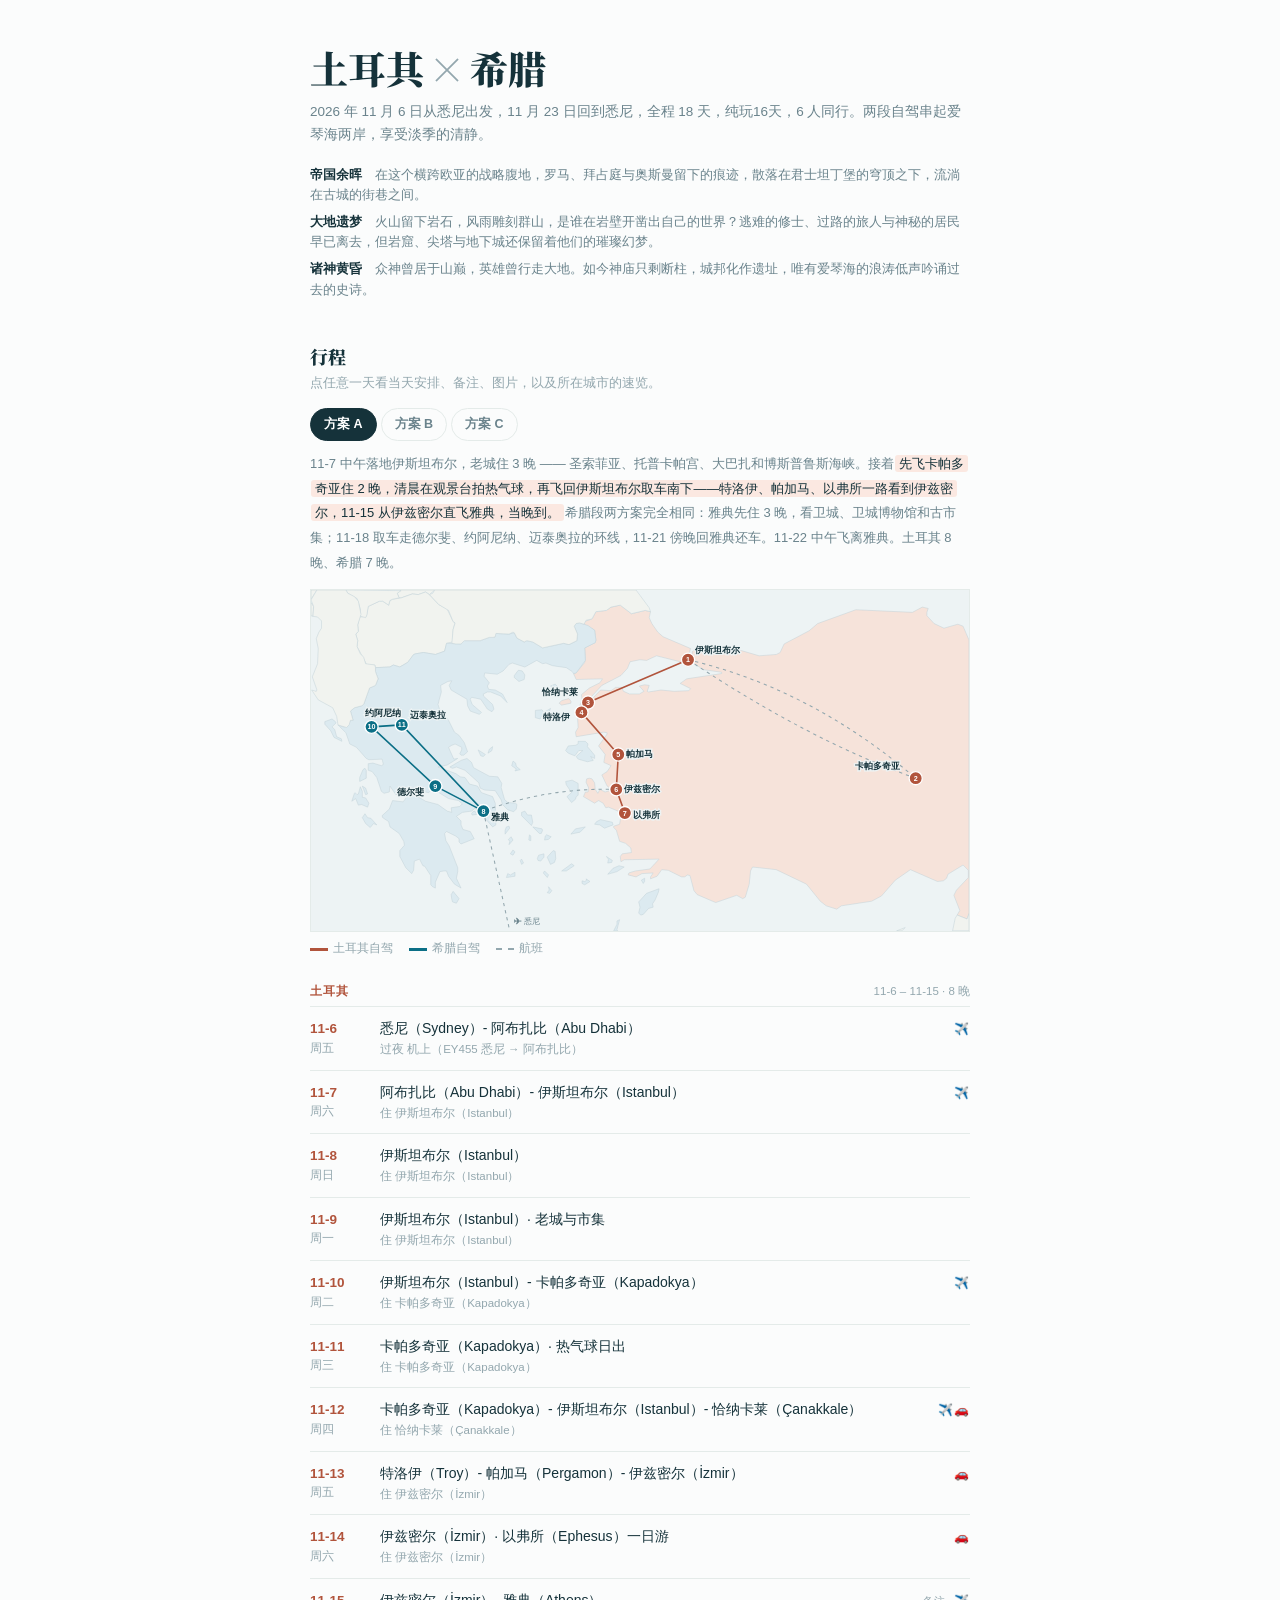
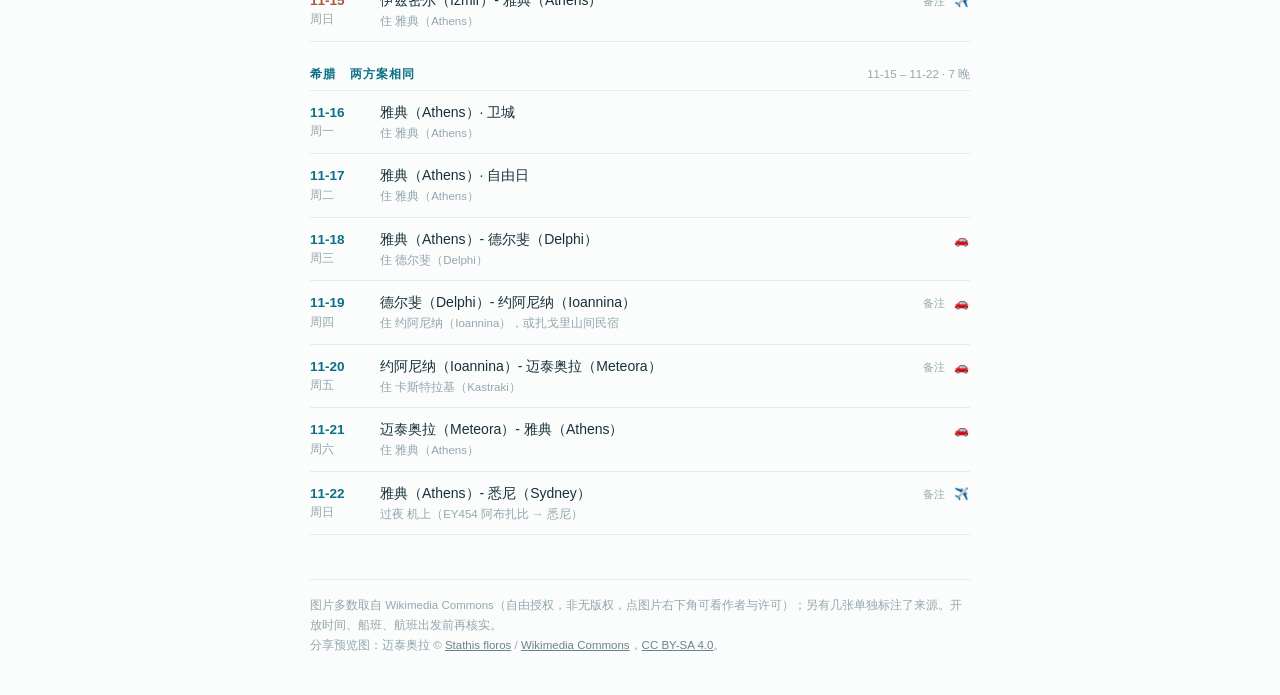
<file: index.html>
<!doctype html>
<html lang="zh-CN">

<head>
  <meta charset="utf-8">
  <meta name="viewport" content="width=device-width, initial-scale=1, viewport-fit=cover">
  <meta name="color-scheme" content="light">
  <meta name="theme-color" content="#fbfcfc">
  <title>土耳其 × 希腊 2026.11</title>
  <link rel="preconnect" href="https://fonts.googleapis.com">
  <link rel="preconnect" href="https://fonts.gstatic.com" crossorigin>
  <link href="https://fonts.googleapis.com/css2?family=Noto+Serif+SC:wght@600;900&display=swap" rel="stylesheet">
  <meta name="description" content="2026 年 11 月 6 日从悉尼出发，18 天，6 人同行。伊斯坦布尔、卡帕多奇亚、特洛伊、以弗所，接上雅典、德尔斐与迈泰奥拉的悬空修道院。两段自驾，淡季出行。">
  <meta property="og:type" content="website">
  <meta property="og:site_name" content="土耳其 × 希腊 2026.11">
  <meta property="og:title" content="土耳其 × 希腊 2026.11">
  <meta property="og:description"
    content="2026 年 11 月 6 日从悉尼出发，18 天，6 人同行。伊斯坦布尔、卡帕多奇亚、特洛伊、以弗所，接上雅典、德尔斐与迈泰奥拉的悬空修道院。两段自驾，淡季出行。">
  <meta property="og:url" content="https://doumax.github.io/turkey-greece-2026/">
  <meta property="og:image" content="https://doumax.github.io/turkey-greece-2026/images/og.jpg">
  <meta property="og:image:secure_url" content="https://doumax.github.io/turkey-greece-2026/images/og.jpg">
  <meta property="og:image:type" content="image/jpeg">
  <meta property="og:image:width" content="1200">
  <meta property="og:image:height" content="630">
  <meta property="og:image:alt" content="迈泰奥拉的砂岩巨柱与悬空修道院">
  <meta property="og:locale" content="zh_CN">
  <meta name="twitter:card" content="summary_large_image">
  <meta name="twitter:title" content="土耳其 × 希腊 2026.11">
  <meta name="twitter:description"
    content="2026 年 11 月 6 日从悉尼出发，18 天，6 人同行。伊斯坦布尔、卡帕多奇亚、特洛伊、以弗所，接上雅典、德尔斐与迈泰奥拉的悬空修道院。两段自驾，淡季出行。">
  <meta name="twitter:image" content="https://doumax.github.io/turkey-greece-2026/images/og.jpg">
  <link rel="stylesheet" href="css/minimal.css">
</head>

<body>
  <div class="wrap">
    <header class="hero">
      <h1>土耳其<span class="x">×</span>希腊</h1>
      <p class="lede">2026 年 11 月 6 日从悉尼出发，11 月 23 日回到悉尼，全程 18 天，纯玩16天，6 人同行。两段自驾串起爱琴海两岸，享受淡季的清静。</p>
      <ul class="highs">
        <li><b>帝国余晖</b><span>在这个横跨欧亚的战略腹地，罗马、拜占庭与奥斯曼留下的痕迹，散落在君士坦丁堡的穹顶之下，流淌在古城的街巷之间。</span>
        </li>
        <li><b>大地遗梦</b><span>火山留下岩石，风雨雕刻群山，是谁在岩壁开凿出自己的世界？逃难的修士、过路的旅人与神秘的居民早已离去，但岩窟、尖塔与地下城还保留着他们的璀璨幻梦。</span>
        </li>
        <li><b>诸神黄昏</b><span>众神曾居于山巅，英雄曾行走大地。如今神庙只剩断柱，城邦化作遗址，唯有爱琴海的浪涛低声吟诵过去的史诗。</span></li>
      </ul>
    </header>

    <section id="trip-sec">
      <h2>行程</h2>
      <p class="sub">点任意一天看当天安排、备注、图片，以及所在城市的速览。</p>
      <div class="plans" role="tablist" aria-label="行程方案">
        <button class="pbtn" data-plan="A" role="tab">方案 A</button>
        <button class="pbtn" data-plan="B" role="tab">方案 B</button>
        <button class="pbtn" data-plan="C" role="tab">方案 C</button>
      </div>
      <p class="pnote" id="pnote"></p>
      <div class="map" role="img" aria-label="行程路线示意图"><svg viewBox="0 0 1000 518" xmlns="http://www.w3.org/2000/svg">
          <path class="cty TUR"
            d="M381,175L377,172L381,168L392,165L395,169L395,172L381,175ZM997,500L982,494L986,487L977,464L981,456L999,437L999,426L991,418L968,432L966,438L961,442L952,443L911,425L888,441L867,465L852,473L806,480L799,485L783,480L774,473L753,447L707,425L671,421L668,427L666,447L660,467L656,469L647,464L615,475L587,463L582,457L576,434L572,433L568,436L563,436L543,426L533,425L526,435L516,439L516,436L520,430L503,431L494,436L482,433L483,430L493,427L515,424L529,409L476,410L471,413L470,405L473,401L487,399L486,392L478,385L469,382L464,365L460,361L460,359L469,356L471,344L469,337L452,330L448,331L444,324L437,320L431,324L414,314L417,307L421,307L422,301L418,292L419,287L423,286L427,287L431,293L432,303L436,309L439,303L447,307L461,303L464,301L454,301L450,298L442,281L450,276L456,267L445,262L447,250L437,237L450,219L450,217L445,216L403,223L402,216L406,209L405,192L407,183L415,181L425,168L440,152L456,153L463,148L472,148L475,154L484,158L499,158L506,154L499,146L507,144L514,145L511,154L513,155L532,152L552,154L574,153L577,150L561,142L571,135L624,127L624,125L596,121L581,111L577,106L580,93L583,90L593,89L628,95L654,92L681,100L707,98L713,95L719,82L757,62L770,51L828,30L914,34L929,26L938,28L936,34L936,39L947,51L962,58L983,52L991,55L1000,76L1000,492L997,500ZM514,42L518,51L527,64L535,71L577,89L571,106L561,109L525,100L510,107L500,106L485,109L481,119L471,130L442,145L416,173L408,177L412,167L411,159L423,149L439,141L443,135L403,136L399,127L403,126L416,110L417,104L416,88L432,80L433,76L431,61L415,52L416,48L427,44L433,33L449,31L456,26L470,23L487,36L508,31L516,33L514,42Z" />
          <path class="cty SYR" d="M982,494L997,500L1000,492L1000,518L975,518L979,499L982,494Z" />
          <path class="cty SRB" d="M188,0L180,7L174,3L163,7L154,6L137,12L134,12L131,5L137,0L188,0Z" />
          <path class="cty MNE" d="M9,0L2,11L0,15L0,0L9,0ZM0,19L4,25L3,40L0,39L0,19Z" />
          <path class="cty MKD"
            d="M137,12L154,6L163,7L174,3L180,7L194,22L207,29L216,48L219,50L216,60L215,79L206,81L203,93L195,96L189,98L171,95L159,97L156,98L147,110L135,117L125,114L120,117L98,118L97,114L85,114L70,86L71,77L68,67L72,63L71,53L74,41L84,40L87,25L104,17L109,17L118,23L120,16L124,14L137,12Z" />
          <path class="cty KOS"
            d="M137,1L131,5L134,12L124,14L120,16L118,23L109,17L104,17L87,25L85,38L83,42L75,40L75,29L70,13L56,5L53,0L137,1Z" />
          <path class="cty GRC"
            d="M505,446L502,441L507,438L507,443L505,446ZM78,315L83,316L88,324L86,330L77,326L72,327L68,317L62,321L66,309L67,308L70,311L72,310L75,299L78,306L78,315ZM100,357L95,355L90,361L83,355L78,346L82,340L86,346L91,347L100,357ZM84,286L74,291L74,285L79,273L82,271L84,274L84,286ZM83,311L80,303L78,298L83,301L86,310L83,311ZM47,230L35,224L30,214L21,204L21,200L32,196L37,200L38,202L32,208L36,212L39,223L46,226L47,230ZM247,270L271,283L284,284L290,294L289,300L294,318L299,323L311,324L313,326L312,333L308,337L299,334L291,326L289,319L280,305L264,304L257,301L255,293L234,274L221,269L215,271L211,269L228,259L237,256L244,262L247,270ZM262,253L258,252L254,243L265,250L262,253ZM269,248L271,242L276,238L275,244L269,248ZM318,273L310,275L312,272L305,267L307,260L311,263L312,268L318,273ZM316,139L309,133L309,130L315,122L321,123L325,129L324,136L316,139ZM252,341L245,342L244,340L246,337L249,336L252,341ZM221,476L215,474L214,470L213,463L216,458L225,469L221,476ZM465,508L465,503L469,501L465,516L466,518L460,518L465,508ZM451,415L452,409L449,405L458,411L457,414L451,415ZM451,432L459,423L468,419L476,421L465,428L451,432ZM364,417L359,406L368,396L371,397L372,408L370,414L364,417ZM349,412L345,411L344,408L346,403L354,401L354,406L349,412ZM363,461L359,460L362,456L361,451L366,457L363,461ZM359,437L353,430L355,427L361,433L359,437ZM440,349L458,353L459,357L446,362L439,357L431,356L434,352L440,349ZM395,371L402,363L417,360L409,368L395,371ZM388,427L381,427L396,416L400,419L388,427ZM424,443L416,448L412,446L412,442L416,443L419,441L418,439L424,443ZM295,371L295,365L297,360L301,359L302,362L295,371ZM301,387L302,382L300,379L304,375L307,380L301,387ZM310,429L310,435L297,437L299,431L303,433L310,429ZM334,381L331,380L332,372L334,374L334,381ZM335,358L320,343L320,338L325,336L329,342L335,342L337,353L335,358ZM350,370L347,370L337,360L351,363L352,365L350,370ZM320,417L318,411L320,409L323,415L320,417ZM396,323L389,314L396,308L388,296L387,291L397,289L406,294L406,312L403,314L402,318L396,323ZM420,238L431,251L431,256L425,253L429,259L420,261L406,257L403,253L413,244L407,244L401,252L391,248L387,244L391,237L402,236L406,234L406,230L417,230L421,234L420,238ZM371,152L364,146L371,143L378,150L371,152ZM364,180L358,197L353,196L352,191L348,196L341,194L341,183L351,182L354,186L364,180ZM355,380L356,374L358,372L365,375L361,379L355,380ZM307,403L303,401L307,395L310,398L307,403ZM501,494L498,491L500,482L498,474L510,461L529,454L528,459L523,471L519,477L520,482L513,484L505,493L501,494ZM421,54L431,61L433,76L432,80L416,88L417,107L403,126L399,127L397,124L388,118L367,115L357,111L352,112L343,107L325,117L306,111L301,113L292,123L283,128L264,126L263,131L271,141L268,146L270,151L280,152L291,158L298,171L288,161L273,155L268,155L262,158L262,161L276,174L278,181L275,185L268,181L258,166L244,163L242,166L245,174L259,186L256,189L242,184L238,176L237,166L213,152L210,145L214,138L208,139L197,145L198,155L193,174L195,180L209,198L218,216L225,221L233,232L238,246L232,251L228,251L226,249L229,243L229,239L219,234L214,236L209,239L212,246L217,257L223,256L207,266L193,269L220,279L227,284L234,285L241,295L253,298L259,308L276,314L280,324L281,357L276,360L253,334L249,332L244,336L230,338L221,344L228,351L228,357L231,364L242,367L248,378L228,386L225,383L225,378L220,374L206,367L203,370L205,381L210,389L223,422L223,428L221,438L228,453L218,447L209,435L206,427L202,427L196,428L189,444L189,453L185,451L182,448L182,434L173,420L170,419L165,409L157,412L156,426L153,431L144,422L135,405L135,396L142,388L141,382L134,370L120,360L118,352L109,346L108,343L119,333L124,320L140,322L149,310L157,311L174,321L193,326L207,336L214,338L213,331L226,329L230,325L224,320L209,317L185,302L179,308L158,304L129,311L120,298L119,307L111,309L107,306L100,285L93,276L87,274L87,268L87,264L94,263L107,267L110,265L108,257L88,258L84,256L69,239L59,234L53,217L41,205L49,208L56,207L60,198L64,198L60,184L66,179L77,176L80,174L89,149L98,145L102,135L98,124L98,118L120,117L125,114L135,117L147,110L156,98L159,97L171,95L189,98L203,93L206,81L228,82L233,77L257,77L271,72L279,72L281,66L301,67L309,65L313,73L324,79L328,77L337,79L352,88L384,81L392,83L404,77L405,67L400,55L403,51L408,50L421,54Z" />
          <path class="cty CYN" d="M890,518L903,513L898,518L890,518Z" />
          <path class="cty BGR"
            d="M508,31L487,36L470,23L456,26L449,31L433,33L427,44L418,46L415,52L408,50L403,51L400,55L405,67L404,77L392,83L384,81L352,88L337,79L328,77L324,79L313,73L309,65L307,64L301,67L281,66L280,71L277,72L271,72L257,77L233,77L228,82L220,82L214,81L216,60L219,50L216,48L209,31L194,22L180,7L185,5L188,0L494,0L514,27L516,33L508,31Z" />
          <path class="cty ALB"
            d="M3,40L4,25L0,15L9,0L53,0L56,5L66,10L72,17L76,37L71,53L72,63L68,67L71,77L70,86L75,97L80,102L83,112L97,114L98,118L98,124L102,135L98,145L89,149L80,174L77,176L66,179L60,184L64,198L60,198L58,205L54,209L41,205L39,192L33,179L11,167L1,152L8,154L9,152L2,132L10,112L11,89L8,74L12,64L16,58L16,47L10,41L3,40Z" />
          <path class="fly" data-plan="A C" d="M573,106 Q760,150 919,286" />
          <path class="fly" data-plan="A B" d="M919,286 Q760,230 573,106" />
          <path class="fly" data-plan="A C" d="M464,303 Q360,300 262,336" />
          <path class="fly" data-plan="B" d="M464,303 Q690,400 919,286" />
          <path class="fly" data-plan="C" d="M919,286 Q700,375 464,303" />
          <path class="fly" data-plan="B" d="M573,106 Q400,180 262,336" />
          <path class="fly" d="M262,336 L302,518" />
          <polyline class="drive" data-plan="A B" style="stroke:var(--tr)" points="573,106 421,171 411,186 467,250 464,303 477,339" />
          <polyline class="drive" data-plan="C" style="stroke:var(--tr)" points="464,303 477,339 581,341 464,303" />
          <polyline class="drive" style="stroke:var(--gr)" points="262,336 189,298 92,208 138,205 262,336" />
          <g class="stop" data-na="1" data-nb="1" data-nc="1" data-to="d7" tabindex="0" role="button" aria-label="伊斯坦布尔">
            <circle cx="573" cy="106" r="10" fill="var(--tr)" /><text class="n" x="573" y="106">1</text><text class="l"
              x="583" y="96">伊斯坦布尔</text>
          </g>
          <g class="stop" data-na="2" data-nb="7" data-nc="2" data-to="d10" tabindex="0" role="button" aria-label="卡帕多奇亚">
            <circle cx="919" cy="286" r="10" fill="var(--tr)" /><text class="n" x="919" y="286">2</text><text class="l"
              x="827" y="272">卡帕多奇亚</text>
          </g>
          <g class="stop" data-plan="A B" data-na="3" data-nb="2" data-nc="3" data-to="d12" tabindex="0" role="button" aria-label="恰纳卡莱">
            <circle cx="421" cy="171" r="10" fill="var(--tr)" /><text class="n" x="421" y="171">3</text><text class="l"
              x="351" y="159">恰纳卡莱</text>
          </g>
          <g class="stop" data-plan="A B" data-na="4" data-nb="3" data-nc="4" data-to="d13" tabindex="0" role="button" aria-label="特洛伊">
            <circle cx="411" cy="186" r="10" fill="var(--tr)" /><text class="n" x="411" y="186">4</text><text class="l"
              x="353" y="198">特洛伊</text>
          </g>
          <g class="stop" data-plan="A B" data-na="5" data-nb="4" data-nc="5" data-to="d13" tabindex="0" role="button" aria-label="帕加马">
            <circle cx="467" cy="250" r="10" fill="var(--tr)" /><text class="n" x="467" y="250">5</text><text class="l"
              x="479" y="254">帕加马</text>
          </g>
          <g class="stop" data-na="6" data-nb="5" data-nc="5" data-to="d13" tabindex="0" role="button" aria-label="伊兹密尔">
            <circle cx="464" cy="303" r="10" fill="var(--tr)" /><text class="n" x="464" y="303">6</text><text class="l"
              x="476" y="307">伊兹密尔</text>
          </g>
          <g class="stop" data-na="7" data-nb="6" data-nc="3" data-to="d14" tabindex="0" role="button" aria-label="以弗所">
            <circle cx="477" cy="339" r="10" fill="var(--tr)" /><text class="n" x="477" y="339">7</text><text class="l"
              x="489" y="347">以弗所</text>
          </g>
          <g class="stop" data-plan="C" data-nc="4" data-to="c14" tabindex="0" role="button" aria-label="棉花堡"><circle cx="581" cy="341" r="10" fill="var(--tr)" /><text class="n" x="581" y="341">7</text><text class="l" x="593" y="349">棉花堡</text></g>
          <g class="stop" data-na="8" data-nb="8" data-nc="6" data-to="d16" tabindex="0" role="button" aria-label="雅典">
            <circle cx="262" cy="336" r="10" fill="var(--gr)" /><text class="n" x="262" y="336">8</text><text class="l"
              x="274" y="350">雅典</text>
          </g>
          <g class="stop" data-na="9" data-nb="9" data-nc="7" data-to="d18" tabindex="0" role="button" aria-label="德尔斐">
            <circle cx="189" cy="298" r="10" fill="var(--gr)" /><text class="n" x="189" y="298">9</text><text class="l"
              x="131" y="312">德尔斐</text>
          </g>
          <g class="stop" data-na="10" data-nb="10" data-nc="8" data-to="d19" tabindex="0" role="button" aria-label="约阿尼纳">
            <circle cx="92" cy="208" r="10" fill="var(--gr)" /><text class="n" x="92" y="208">10</text><text class="l"
              x="82" y="192">约阿尼纳</text>
          </g>
          <g class="stop" data-na="11" data-nb="11" data-nc="9" data-to="d20" tabindex="0" role="button" aria-label="迈泰奥拉">
            <circle cx="138" cy="205" r="10" fill="var(--gr)" /><text class="n" x="138" y="205">11</text><text class="l"
              x="150" y="195">迈泰奥拉</text>
          </g><text x="308" y="508" style="fill:var(--muted);font:12px var(--sans)">✈ 悉尼</text>
        </svg></div>
      <div class="map-key"><span><i class="k1"></i>土耳其自驾</span><span><i class="k2"></i>希腊自驾</span><span><i
            class="k3"></i>航班</span></div>
      <div id="trip"></div>
    </section>





    <footer>
      图片多数取自 Wikimedia Commons（自由授权，非无版权，点图片右下角可看作者与许可）；另有几张单独标注了来源。开放时间、船班、航班出发前再核实。<br>分享预览图：迈泰奥拉 © <a
        href="https://commons.wikimedia.org/wiki/User:Stathis_floros" target="_blank" rel="noopener">Stathis floros</a>
      / <a href="https://commons.wikimedia.org/wiki/File:Meteora%27s_monastery_2.jpg" target="_blank"
        rel="noopener">Wikimedia Commons</a>，<a href="https://creativecommons.org/licenses/by-sa/4.0/" target="_blank"
        rel="noopener">CC BY-SA 4.0</a>。</footer>
  </div>

  <div class="mo" id="mo" hidden role="dialog" aria-modal="true" aria-labelledby="motitle">
    <div class="mobox">
      <div class="mohead">
        <div class="mokick" id="mokick"></div>
        <h3 id="motitle"></h3>
        <p id="mosub"></p>
        <div class="mocross" id="mocross"></div>
        <button class="moclose" id="moclose" aria-label="关闭">✕</button>
      </div>
      <div class="mobody" id="mobody"></div>
    </div>
  </div>

  <script src="js/data.js"></script>
  <script src="js/minimal.js"></script>
</body>

</html>
</file>
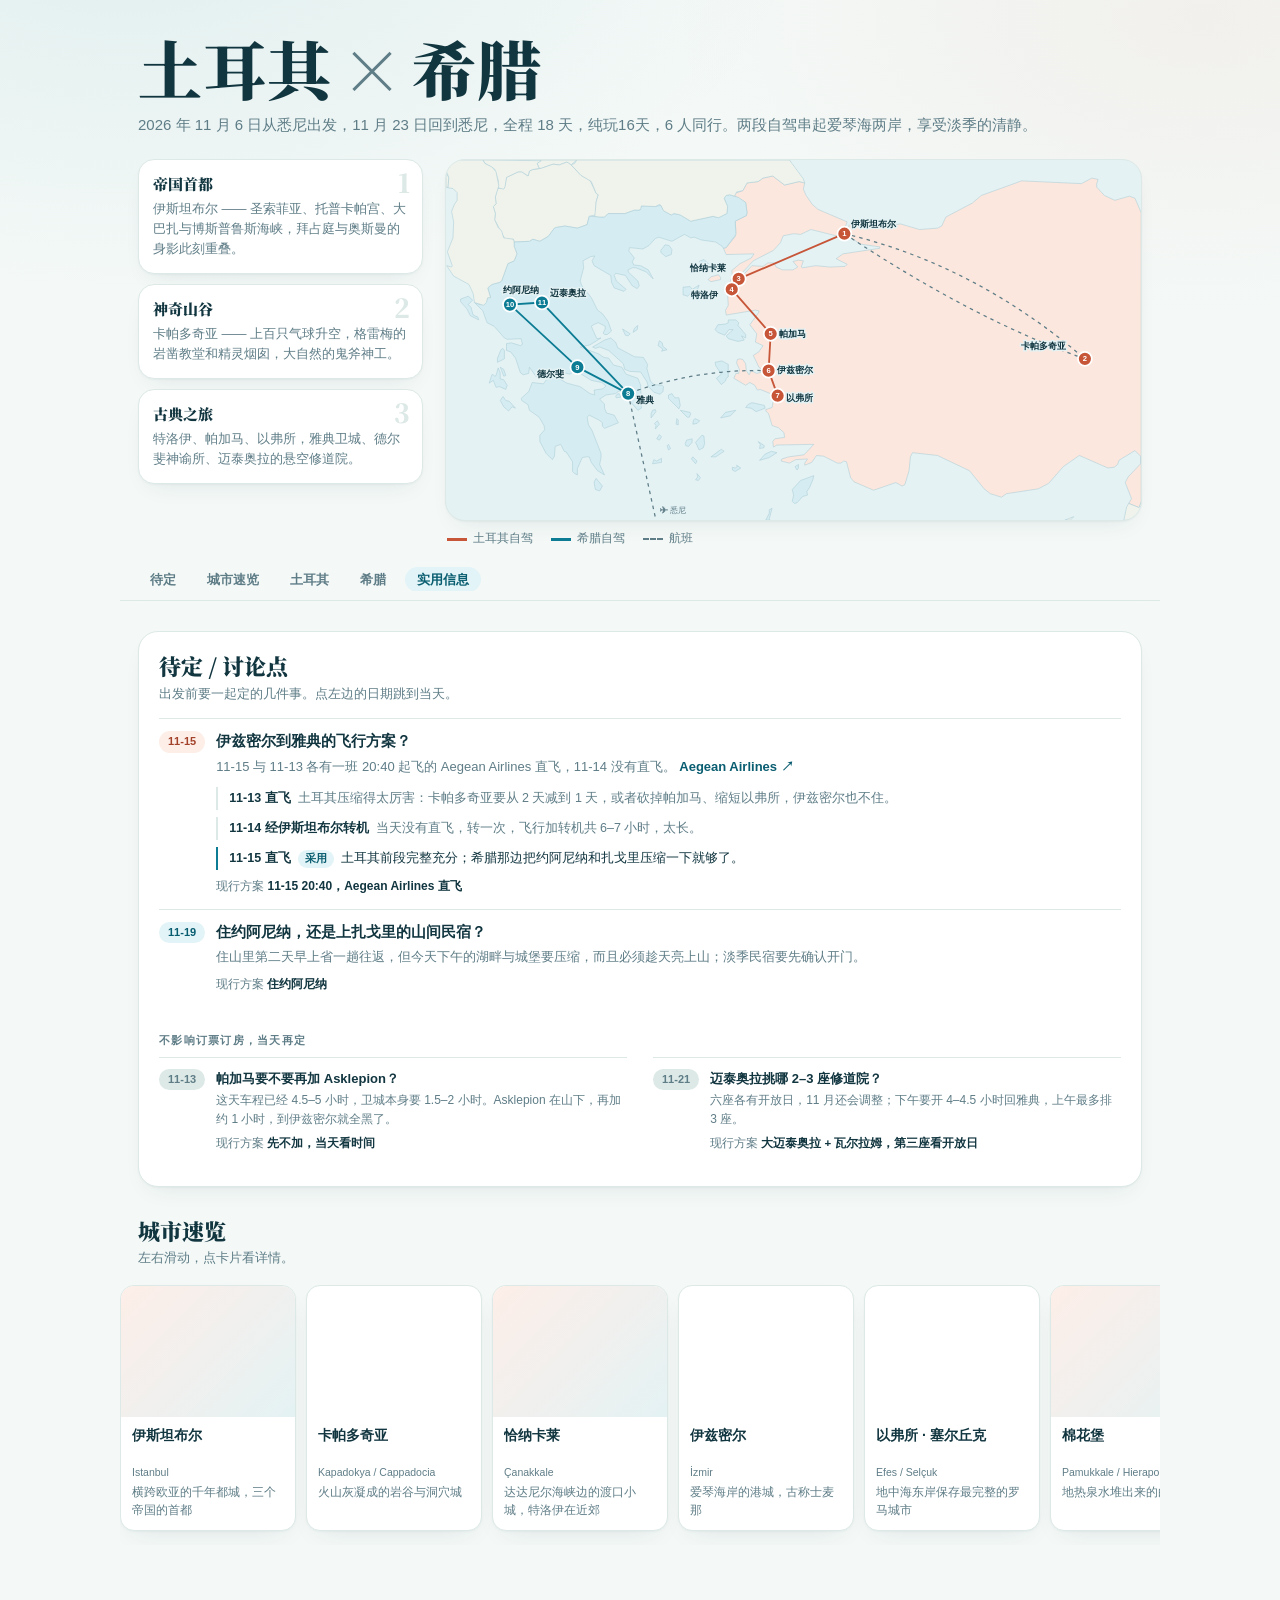
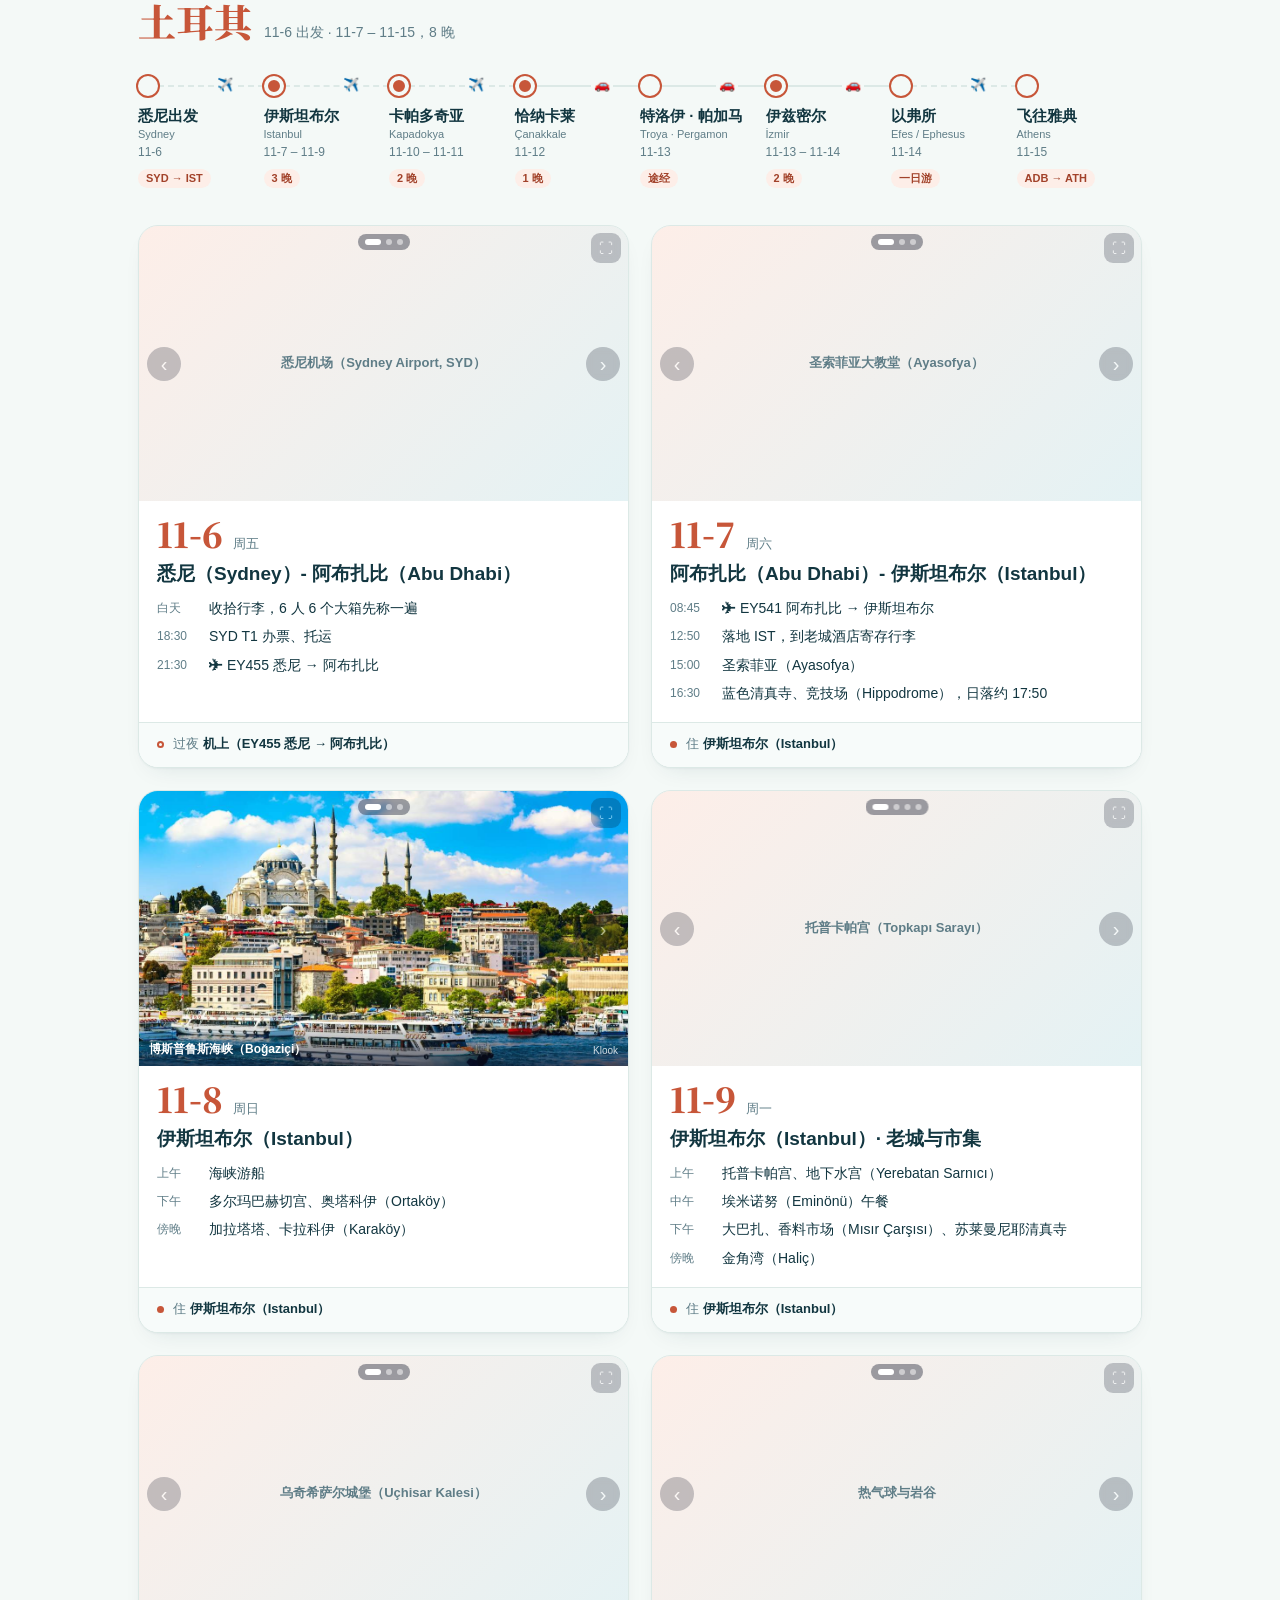
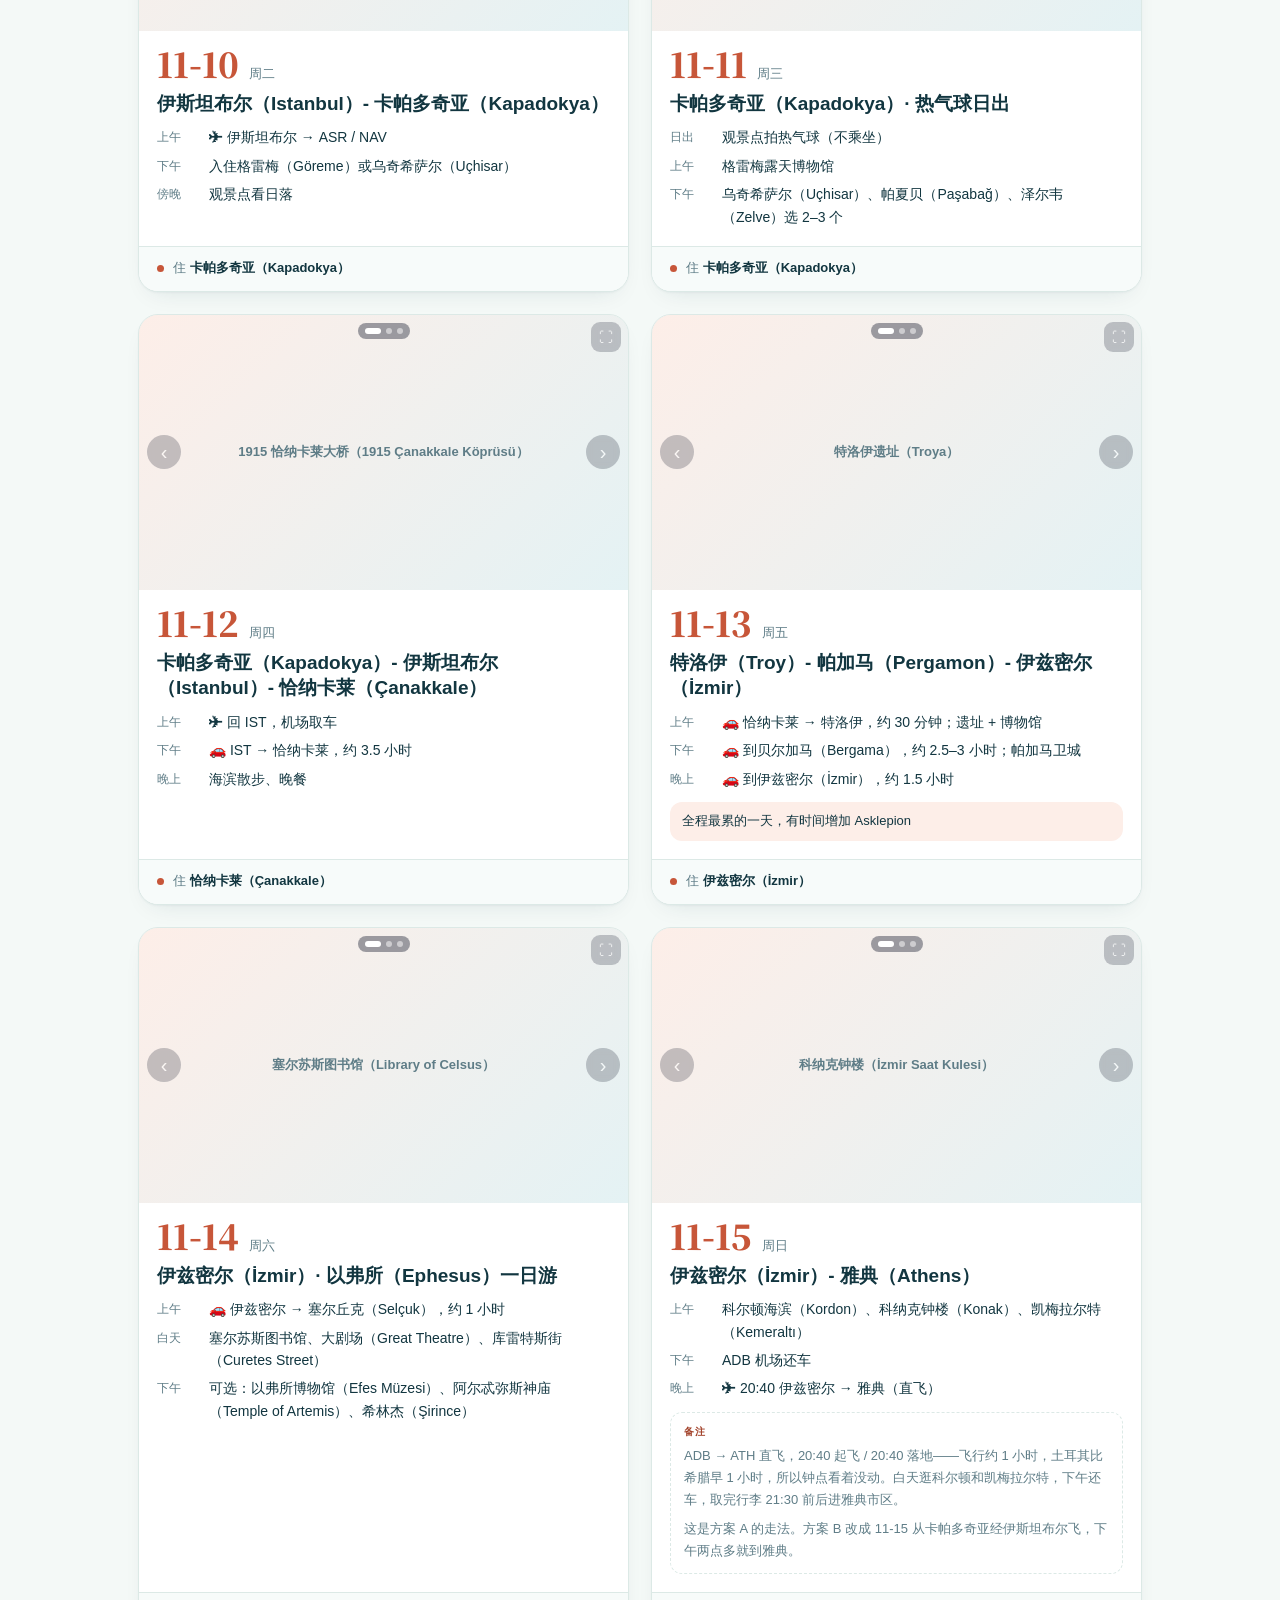
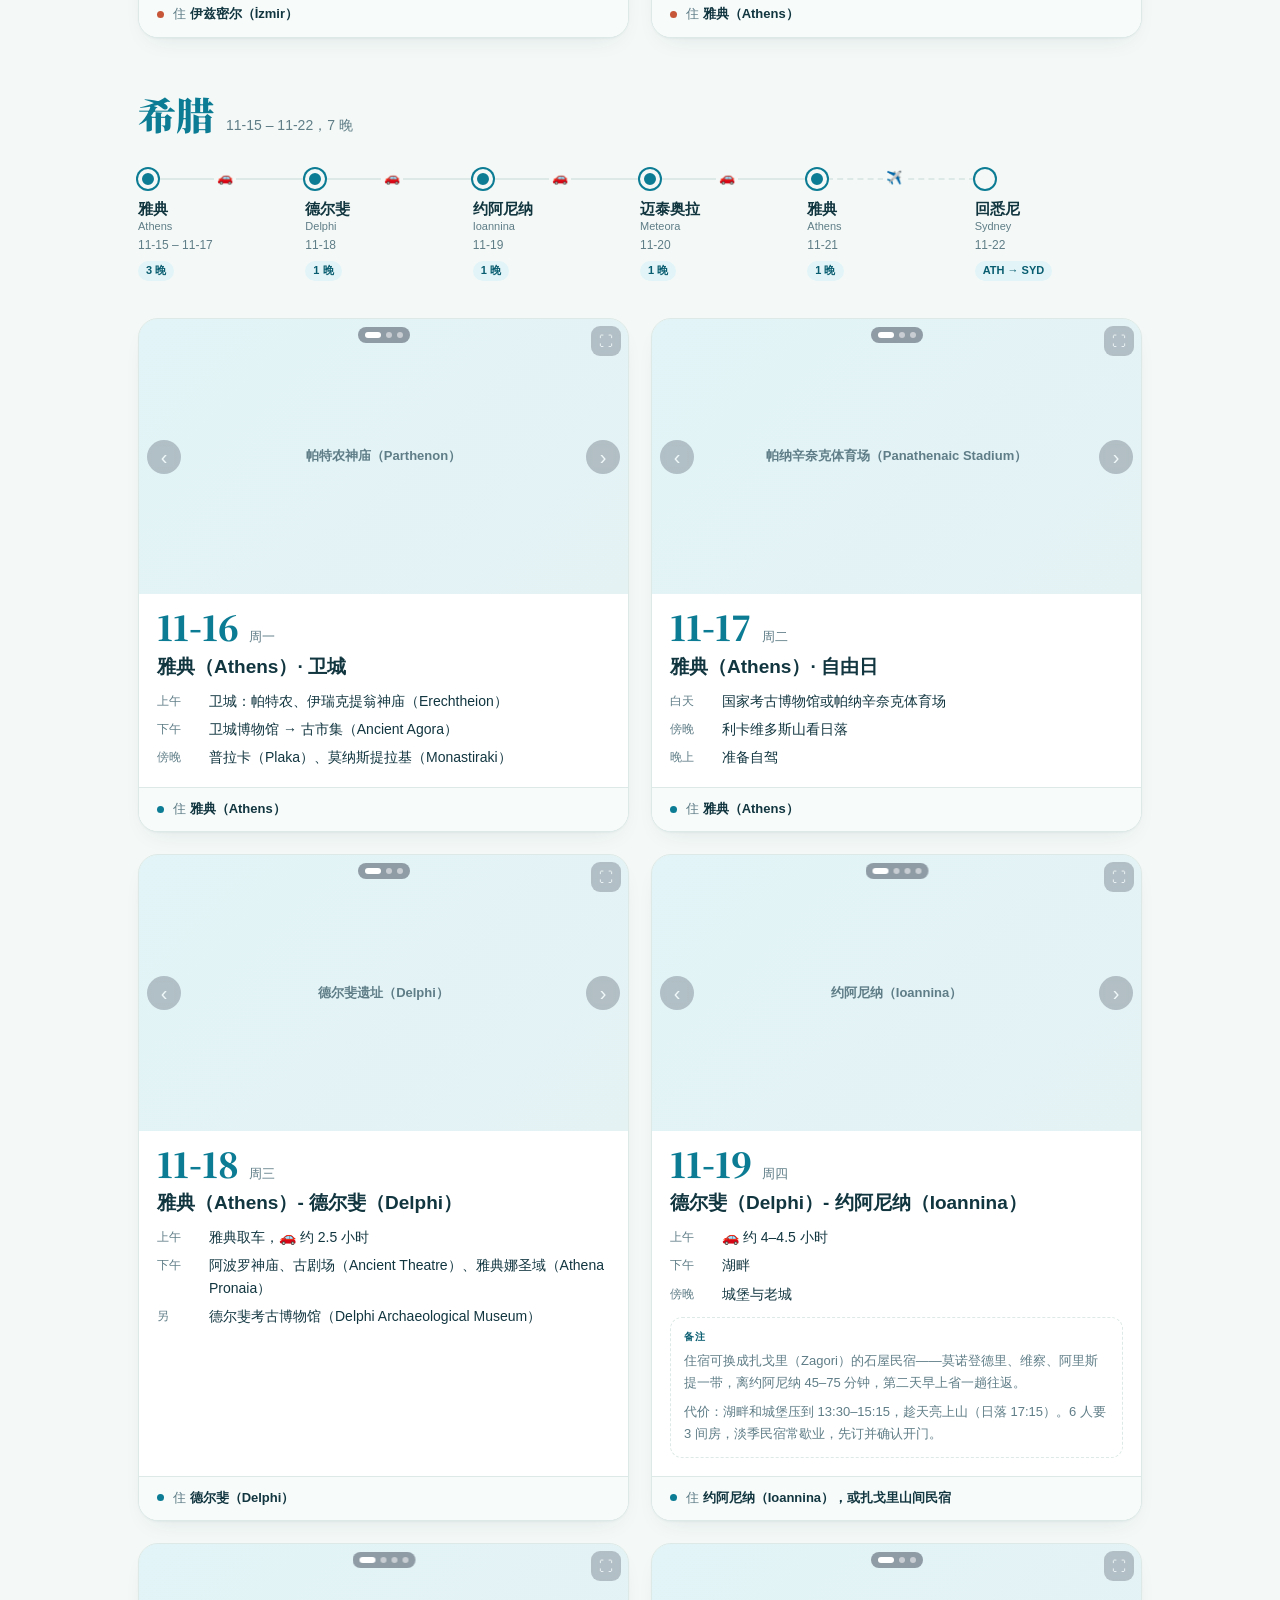
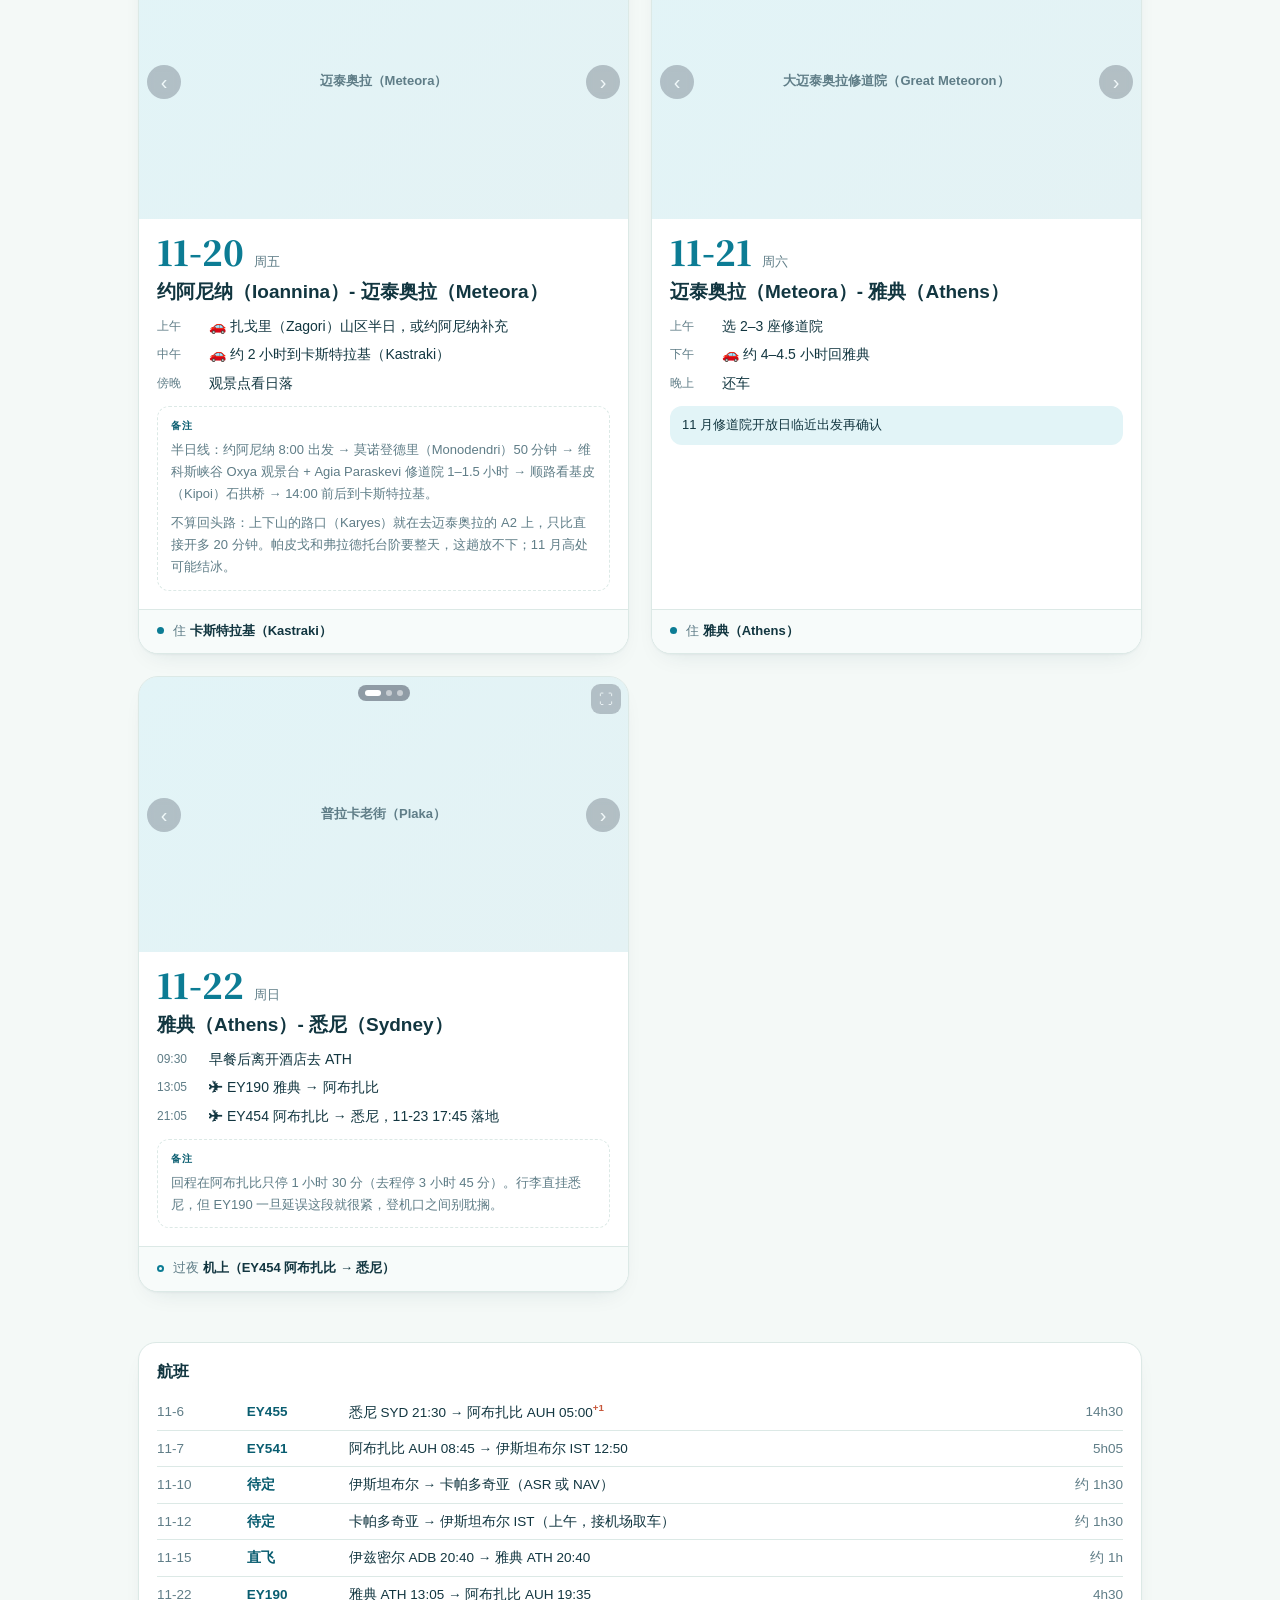
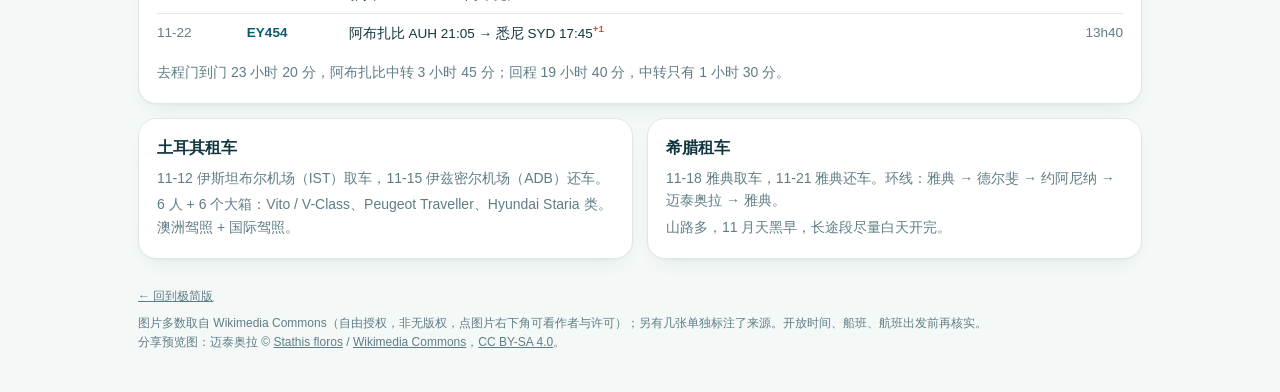
<file: full.html>
<!doctype html>
<html lang="zh-CN">

<head>
  <meta charset="utf-8">
  <meta name="viewport" content="width=device-width, initial-scale=1, viewport-fit=cover">
  <meta name="color-scheme" content="light">
  <meta name="theme-color" content="#f4f9f7">
  <title>土耳其 × 希腊 2026.11 · 完整版</title>
  <link rel="preconnect" href="https://fonts.googleapis.com">
  <link rel="preconnect" href="https://fonts.gstatic.com" crossorigin>
  <link href="https://fonts.googleapis.com/css2?family=Noto+Serif+SC:wght@600;900&display=swap" rel="stylesheet">
  <meta name="description" content="2026 年 11 月 6 日从悉尼出发，18 天，6 人同行。伊斯坦布尔、卡帕多奇亚、特洛伊、以弗所，接上雅典、德尔斐与迈泰奥拉的悬空修道院。两段自驾，淡季出行。">
  <meta property="og:type" content="website">
  <meta property="og:site_name" content="土耳其 × 希腊 2026.11">
  <meta property="og:title" content="土耳其 × 希腊 2026.11 · 完整版">
  <meta property="og:description" content="2026 年 11 月 6 日从悉尼出发，18 天，6 人同行。伊斯坦布尔、卡帕多奇亚、特洛伊、以弗所，接上雅典、德尔斐与迈泰奥拉的悬空修道院。两段自驾，淡季出行。">
  <meta property="og:url" content="https://doumax.github.io/turkey-greece-2026/full.html">
  <meta property="og:image" content="https://doumax.github.io/turkey-greece-2026/images/og.jpg">
  <meta property="og:image:secure_url" content="https://doumax.github.io/turkey-greece-2026/images/og.jpg">
  <meta property="og:image:type" content="image/jpeg">
  <meta property="og:image:width" content="1200">
  <meta property="og:image:height" content="630">
  <meta property="og:image:alt" content="迈泰奥拉的砂岩巨柱与悬空修道院">
  <meta property="og:locale" content="zh_CN">
  <meta name="twitter:card" content="summary_large_image">
  <meta name="twitter:title" content="土耳其 × 希腊 2026.11 · 完整版">
  <meta name="twitter:description" content="2026 年 11 月 6 日从悉尼出发，18 天，6 人同行。伊斯坦布尔、卡帕多奇亚、特洛伊、以弗所，接上雅典、德尔斐与迈泰奥拉的悬空修道院。两段自驾，淡季出行。">
  <meta name="twitter:image" content="https://doumax.github.io/turkey-greece-2026/images/og.jpg">
  <link rel="stylesheet" href="css/styles.css">
</head>

<body>
  <div class="wrap">
    <header class="hero">
      <h1>土耳其<span class="x">×</span>希腊</h1>
      <p class="lede">2026 年 11 月 6 日从悉尼出发，11 月 23 日回到悉尼，全程 18 天，纯玩16天，6 人同行。两段自驾串起爱琴海两岸，享受淡季的清静。</p>
      <div class="herogrid">
        <ul class="highs">
        <li><b>帝国首都</b><span>伊斯坦布尔 —— 圣索菲亚、托普卡帕宫、大巴扎与博斯普鲁斯海峡，拜占庭与奥斯曼的身影此刻重叠。</span></li>
        <li><b>神奇山谷</b><span>卡帕多奇亚 —— 上百只气球升空，格雷梅的岩凿教堂和精灵烟囱，大自然的鬼斧神工。</span></li>
        <li><b>古典之旅</b><span>特洛伊、帕加马、以弗所，雅典卫城、德尔斐神谕所、迈泰奥拉的悬空修道院。</span></li>
        </ul>
        <div class="mapcol">
        <div class="map" role="img" aria-label="行程路线示意图"><svg viewBox="0 0 1000 518" xmlns="http://www.w3.org/2000/svg">
          <path class="cty TUR"
            d="M381,175L377,172L381,168L392,165L395,169L395,172L381,175ZM997,500L982,494L986,487L977,464L981,456L999,437L999,426L991,418L968,432L966,438L961,442L952,443L911,425L888,441L867,465L852,473L806,480L799,485L783,480L774,473L753,447L707,425L671,421L668,427L666,447L660,467L656,469L647,464L615,475L587,463L582,457L576,434L572,433L568,436L563,436L543,426L533,425L526,435L516,439L516,436L520,430L503,431L494,436L482,433L483,430L493,427L515,424L529,409L476,410L471,413L470,405L473,401L487,399L486,392L478,385L469,382L464,365L460,361L460,359L469,356L471,344L469,337L452,330L448,331L444,324L437,320L431,324L414,314L417,307L421,307L422,301L418,292L419,287L423,286L427,287L431,293L432,303L436,309L439,303L447,307L461,303L464,301L454,301L450,298L442,281L450,276L456,267L445,262L447,250L437,237L450,219L450,217L445,216L403,223L402,216L406,209L405,192L407,183L415,181L425,168L440,152L456,153L463,148L472,148L475,154L484,158L499,158L506,154L499,146L507,144L514,145L511,154L513,155L532,152L552,154L574,153L577,150L561,142L571,135L624,127L624,125L596,121L581,111L577,106L580,93L583,90L593,89L628,95L654,92L681,100L707,98L713,95L719,82L757,62L770,51L828,30L914,34L929,26L938,28L936,34L936,39L947,51L962,58L983,52L991,55L1000,76L1000,492L997,500ZM514,42L518,51L527,64L535,71L577,89L571,106L561,109L525,100L510,107L500,106L485,109L481,119L471,130L442,145L416,173L408,177L412,167L411,159L423,149L439,141L443,135L403,136L399,127L403,126L416,110L417,104L416,88L432,80L433,76L431,61L415,52L416,48L427,44L433,33L449,31L456,26L470,23L487,36L508,31L516,33L514,42Z" />
          <path class="cty SYR" d="M982,494L997,500L1000,492L1000,518L975,518L979,499L982,494Z" />
          <path class="cty SRB" d="M188,0L180,7L174,3L163,7L154,6L137,12L134,12L131,5L137,0L188,0Z" />
          <path class="cty MNE" d="M9,0L2,11L0,15L0,0L9,0ZM0,19L4,25L3,40L0,39L0,19Z" />
          <path class="cty MKD"
            d="M137,12L154,6L163,7L174,3L180,7L194,22L207,29L216,48L219,50L216,60L215,79L206,81L203,93L195,96L189,98L171,95L159,97L156,98L147,110L135,117L125,114L120,117L98,118L97,114L85,114L70,86L71,77L68,67L72,63L71,53L74,41L84,40L87,25L104,17L109,17L118,23L120,16L124,14L137,12Z" />
          <path class="cty KOS"
            d="M137,1L131,5L134,12L124,14L120,16L118,23L109,17L104,17L87,25L85,38L83,42L75,40L75,29L70,13L56,5L53,0L137,1Z" />
          <path class="cty GRC"
            d="M505,446L502,441L507,438L507,443L505,446ZM78,315L83,316L88,324L86,330L77,326L72,327L68,317L62,321L66,309L67,308L70,311L72,310L75,299L78,306L78,315ZM100,357L95,355L90,361L83,355L78,346L82,340L86,346L91,347L100,357ZM84,286L74,291L74,285L79,273L82,271L84,274L84,286ZM83,311L80,303L78,298L83,301L86,310L83,311ZM47,230L35,224L30,214L21,204L21,200L32,196L37,200L38,202L32,208L36,212L39,223L46,226L47,230ZM247,270L271,283L284,284L290,294L289,300L294,318L299,323L311,324L313,326L312,333L308,337L299,334L291,326L289,319L280,305L264,304L257,301L255,293L234,274L221,269L215,271L211,269L228,259L237,256L244,262L247,270ZM262,253L258,252L254,243L265,250L262,253ZM269,248L271,242L276,238L275,244L269,248ZM318,273L310,275L312,272L305,267L307,260L311,263L312,268L318,273ZM316,139L309,133L309,130L315,122L321,123L325,129L324,136L316,139ZM252,341L245,342L244,340L246,337L249,336L252,341ZM221,476L215,474L214,470L213,463L216,458L225,469L221,476ZM465,508L465,503L469,501L465,516L466,518L460,518L465,508ZM451,415L452,409L449,405L458,411L457,414L451,415ZM451,432L459,423L468,419L476,421L465,428L451,432ZM364,417L359,406L368,396L371,397L372,408L370,414L364,417ZM349,412L345,411L344,408L346,403L354,401L354,406L349,412ZM363,461L359,460L362,456L361,451L366,457L363,461ZM359,437L353,430L355,427L361,433L359,437ZM440,349L458,353L459,357L446,362L439,357L431,356L434,352L440,349ZM395,371L402,363L417,360L409,368L395,371ZM388,427L381,427L396,416L400,419L388,427ZM424,443L416,448L412,446L412,442L416,443L419,441L418,439L424,443ZM295,371L295,365L297,360L301,359L302,362L295,371ZM301,387L302,382L300,379L304,375L307,380L301,387ZM310,429L310,435L297,437L299,431L303,433L310,429ZM334,381L331,380L332,372L334,374L334,381ZM335,358L320,343L320,338L325,336L329,342L335,342L337,353L335,358ZM350,370L347,370L337,360L351,363L352,365L350,370ZM320,417L318,411L320,409L323,415L320,417ZM396,323L389,314L396,308L388,296L387,291L397,289L406,294L406,312L403,314L402,318L396,323ZM420,238L431,251L431,256L425,253L429,259L420,261L406,257L403,253L413,244L407,244L401,252L391,248L387,244L391,237L402,236L406,234L406,230L417,230L421,234L420,238ZM371,152L364,146L371,143L378,150L371,152ZM364,180L358,197L353,196L352,191L348,196L341,194L341,183L351,182L354,186L364,180ZM355,380L356,374L358,372L365,375L361,379L355,380ZM307,403L303,401L307,395L310,398L307,403ZM501,494L498,491L500,482L498,474L510,461L529,454L528,459L523,471L519,477L520,482L513,484L505,493L501,494ZM421,54L431,61L433,76L432,80L416,88L417,107L403,126L399,127L397,124L388,118L367,115L357,111L352,112L343,107L325,117L306,111L301,113L292,123L283,128L264,126L263,131L271,141L268,146L270,151L280,152L291,158L298,171L288,161L273,155L268,155L262,158L262,161L276,174L278,181L275,185L268,181L258,166L244,163L242,166L245,174L259,186L256,189L242,184L238,176L237,166L213,152L210,145L214,138L208,139L197,145L198,155L193,174L195,180L209,198L218,216L225,221L233,232L238,246L232,251L228,251L226,249L229,243L229,239L219,234L214,236L209,239L212,246L217,257L223,256L207,266L193,269L220,279L227,284L234,285L241,295L253,298L259,308L276,314L280,324L281,357L276,360L253,334L249,332L244,336L230,338L221,344L228,351L228,357L231,364L242,367L248,378L228,386L225,383L225,378L220,374L206,367L203,370L205,381L210,389L223,422L223,428L221,438L228,453L218,447L209,435L206,427L202,427L196,428L189,444L189,453L185,451L182,448L182,434L173,420L170,419L165,409L157,412L156,426L153,431L144,422L135,405L135,396L142,388L141,382L134,370L120,360L118,352L109,346L108,343L119,333L124,320L140,322L149,310L157,311L174,321L193,326L207,336L214,338L213,331L226,329L230,325L224,320L209,317L185,302L179,308L158,304L129,311L120,298L119,307L111,309L107,306L100,285L93,276L87,274L87,268L87,264L94,263L107,267L110,265L108,257L88,258L84,256L69,239L59,234L53,217L41,205L49,208L56,207L60,198L64,198L60,184L66,179L77,176L80,174L89,149L98,145L102,135L98,124L98,118L120,117L125,114L135,117L147,110L156,98L159,97L171,95L189,98L203,93L206,81L228,82L233,77L257,77L271,72L279,72L281,66L301,67L309,65L313,73L324,79L328,77L337,79L352,88L384,81L392,83L404,77L405,67L400,55L403,51L408,50L421,54Z" />
          <path class="cty CYN" d="M890,518L903,513L898,518L890,518Z" />
          <path class="cty BGR"
            d="M508,31L487,36L470,23L456,26L449,31L433,33L427,44L418,46L415,52L408,50L403,51L400,55L405,67L404,77L392,83L384,81L352,88L337,79L328,77L324,79L313,73L309,65L307,64L301,67L281,66L280,71L277,72L271,72L257,77L233,77L228,82L220,82L214,81L216,60L219,50L216,48L209,31L194,22L180,7L185,5L188,0L494,0L514,27L516,33L508,31Z" />
          <path class="cty ALB"
            d="M3,40L4,25L0,15L9,0L53,0L56,5L66,10L72,17L76,37L71,53L72,63L68,67L71,77L70,86L75,97L80,102L83,112L97,114L98,118L98,124L102,135L98,145L89,149L80,174L77,176L66,179L60,184L64,198L60,198L58,205L54,209L41,205L39,192L33,179L11,167L1,152L8,154L9,152L2,132L10,112L11,89L8,74L12,64L16,58L16,47L10,41L3,40Z" />
          <path class="fly" d="M573,106 Q760,150 919,286" />
          <path class="fly" d="M919,286 Q760,230 573,106" />
          <path class="fly" d="M464,303 Q360,300 262,336" />
          <path class="fly" d="M262,336 L302,518" />
          <polyline class="drive" style="stroke:var(--tr)" points="573,106 421,171 411,186 467,250 464,303 477,339" />
          <polyline class="drive" style="stroke:var(--gr)" points="262,336 189,298 92,208 138,205 262,336" />
          <g class="stop" data-to="d7" tabindex="0" role="button" aria-label="伊斯坦布尔">
            <circle cx="573" cy="106" r="10" fill="var(--tr)" /><text class="n" x="573" y="106">1</text><text class="l"
              x="583" y="96">伊斯坦布尔</text>
          </g>
          <g class="stop" data-to="d10" tabindex="0" role="button" aria-label="卡帕多奇亚">
            <circle cx="919" cy="286" r="10" fill="var(--tr)" /><text class="n" x="919" y="286">2</text><text class="l"
              x="827" y="272">卡帕多奇亚</text>
          </g>
          <g class="stop" data-to="d12" tabindex="0" role="button" aria-label="恰纳卡莱">
            <circle cx="421" cy="171" r="10" fill="var(--tr)" /><text class="n" x="421" y="171">3</text><text class="l"
              x="351" y="159">恰纳卡莱</text>
          </g>
          <g class="stop" data-to="d13" tabindex="0" role="button" aria-label="特洛伊">
            <circle cx="411" cy="186" r="10" fill="var(--tr)" /><text class="n" x="411" y="186">4</text><text class="l"
              x="353" y="198">特洛伊</text>
          </g>
          <g class="stop" data-to="d13" tabindex="0" role="button" aria-label="帕加马">
            <circle cx="467" cy="250" r="10" fill="var(--tr)" /><text class="n" x="467" y="250">5</text><text class="l"
              x="479" y="254">帕加马</text>
          </g>
          <g class="stop" data-to="d13" tabindex="0" role="button" aria-label="伊兹密尔">
            <circle cx="464" cy="303" r="10" fill="var(--tr)" /><text class="n" x="464" y="303">6</text><text class="l"
              x="476" y="307">伊兹密尔</text>
          </g>
          <g class="stop" data-to="d14" tabindex="0" role="button" aria-label="以弗所">
            <circle cx="477" cy="339" r="10" fill="var(--tr)" /><text class="n" x="477" y="339">7</text><text class="l"
              x="489" y="347">以弗所</text>
          </g>
          <g class="stop" data-to="d16" tabindex="0" role="button" aria-label="雅典">
            <circle cx="262" cy="336" r="10" fill="var(--gr)" /><text class="n" x="262" y="336">8</text><text class="l"
              x="274" y="350">雅典</text>
          </g>
          <g class="stop" data-to="d18" tabindex="0" role="button" aria-label="德尔斐">
            <circle cx="189" cy="298" r="10" fill="var(--gr)" /><text class="n" x="189" y="298">9</text><text class="l"
              x="131" y="312">德尔斐</text>
          </g>
          <g class="stop" data-to="d19" tabindex="0" role="button" aria-label="约阿尼纳">
            <circle cx="92" cy="208" r="10" fill="var(--gr)" /><text class="n" x="92" y="208">10</text><text class="l"
              x="82" y="192">约阿尼纳</text>
          </g>
          <g class="stop" data-to="d20" tabindex="0" role="button" aria-label="迈泰奥拉">
            <circle cx="138" cy="205" r="10" fill="var(--gr)" /><text class="n" x="138" y="205">11</text><text class="l"
              x="150" y="195">迈泰奥拉</text>
          </g><text x="308" y="508" style="fill:var(--muted);font:12px var(--sans)">✈ 悉尼</text>
        </svg></div>
      <div class="map-key"><span><i class="k1"></i>土耳其自驾</span><span><i class="k2"></i>希腊自驾</span><span><i
            class="k3"></i>航班</span></div>
        </div>
      </div>
    </header>

    <nav class="qnav" aria-label="快速导航">
      <ul>
        <li><a href="#topics">待定</a></li>
        <li><a href="#cities">城市速览</a></li>
        <li><a href="#tr" class="tr">土耳其</a></li>
        <li><a href="#gr">希腊</a></li>
        <li><a href="#info">实用信息</a></li>
      </ul>
    </nav>

    <section class="topics" id="topics">
      <div class="topics-head">
        <h2>待定 / 讨论点</h2>
        <p class="sub">出发前要一起定的几件事。点左边的日期跳到当天。</p>
      </div>
      <ol class="tlist" id="tlist"></ol>
    </section>

    <section class="cities" id="cities">
      <div class="cities-head">
        <h2>城市速览</h2>
        <p class="sub">左右滑动，点卡片看详情。</p>
      </div>
      <ul class="clist" id="clist"></ul>
    </section>

    <section class="country tr" id="tr">
      <div class="country-head">
        <h2>土耳其</h2><span class="range">11-6 出发 · 11-7 – 11-15，8 晚</span>
      </div>
      <div class="nodes" id="nodes-tr"></div>
      <p class="swipe-hint">左右滑动查看，点城市跳到当天</p>
      <div class="days" id="days-tr"></div>
    </section>

    <section class="country gr" id="gr">
      <div class="country-head">
        <h2>希腊</h2><span class="range">11-15 – 11-22，7 晚</span>
      </div>
      <div class="nodes" id="nodes-gr"></div>
      <p class="swipe-hint">左右滑动查看，点城市跳到当天</p>
      <div class="days" id="days-gr"></div>
    </section>

    <div class="info" id="info">
      <section class="wide">
        <h3>航班</h3>
        <div class="tscroll">
          <table class="flights">
            <tr>
              <td class="dt">11-6</td>
              <td class="fn">EY455</td>
              <td>悉尼 SYD 21:30 → 阿布扎比 AUH 05:00<sup>+1</sup></td>
              <td class="du">14h30</td>
            </tr>
            <tr>
              <td class="dt">11-7</td>
              <td class="fn">EY541</td>
              <td>阿布扎比 AUH 08:45 → 伊斯坦布尔 IST 12:50</td>
              <td class="du">5h05</td>
            </tr>
            <tr>
              <td class="dt">11-10</td>
              <td class="fn">待定</td>
              <td>伊斯坦布尔 → 卡帕多奇亚（ASR 或 NAV）</td>
              <td class="du">约 1h30</td>
            </tr>
            <tr>
              <td class="dt">11-12</td>
              <td class="fn">待定</td>
              <td>卡帕多奇亚 → 伊斯坦布尔 IST（上午，接机场取车）</td>
              <td class="du">约 1h30</td>
            </tr>
            <tr>
              <td class="dt">11-15</td>
              <td class="fn">直飞</td>
              <td>伊兹密尔 ADB 20:40 → 雅典 ATH 20:40</td>
              <td class="du">约 1h</td>
            </tr>
            <tr>
              <td class="dt">11-22</td>
              <td class="fn">EY190</td>
              <td>雅典 ATH 13:05 → 阿布扎比 AUH 19:35</td>
              <td class="du">4h30</td>
            </tr>
            <tr>
              <td class="dt">11-22</td>
              <td class="fn">EY454</td>
              <td>阿布扎比 AUH 21:05 → 悉尼 SYD 17:45<sup>+1</sup></td>
              <td class="du">13h40</td>
            </tr>
          </table>
        </div>
        <p>去程门到门 23 小时 20 分，阿布扎比中转 3 小时 45 分；回程 19 小时 40 分，中转只有 1 小时 30 分。</p>
      </section>
      <section class="tr">
        <h3>土耳其租车</h3>
        <p>11-12 伊斯坦布尔机场（IST）取车，11-15 伊兹密尔机场（ADB）还车。</p>
        <p>6 人 + 6 个大箱：Vito / V-Class、Peugeot Traveller、Hyundai Staria 类。澳洲驾照 + 国际驾照。</p>
      </section>
      <section class="gr">
        <h3>希腊租车</h3>
        <p>11-18 雅典取车，11-21 雅典还车。环线：雅典 → 德尔斐 → 约阿尼纳 → 迈泰奥拉 → 雅典。</p>
        <p>山路多，11 月天黑早，长途段尽量白天开完。</p>
      </section>
    </div>
    <footer>
      <p style="margin:0 0 8px"><a href="index.html">← 回到极简版</a></p>
      图片多数取自 Wikimedia Commons（自由授权，非无版权，点图片右下角可看作者与许可）；另有几张单独标注了来源。开放时间、船班、航班出发前再核实。<br>分享预览图：迈泰奥拉 © <a href="https://commons.wikimedia.org/wiki/User:Stathis_floros" target="_blank" rel="noopener">Stathis floros</a> / <a href="https://commons.wikimedia.org/wiki/File:Meteora%27s_monastery_2.jpg" target="_blank" rel="noopener">Wikimedia Commons</a>，<a href="https://creativecommons.org/licenses/by-sa/4.0/" target="_blank" rel="noopener">CC BY-SA 4.0</a>。</footer>
  </div>

  <div class="lb" id="lb" hidden role="dialog" aria-modal="true" aria-label="图片浏览">
    <div class="lbbox">
      <div class="lbstage">
        <div class="lbtrack" id="lbtrack"></div>
        <div class="lbdots" id="lbdots"></div>
        <button class="lbclose" id="lbclose" aria-label="关闭">✕</button>
        <button class="lbarrow prev" id="lbprev" aria-label="上一张">‹</button>
        <button class="lbarrow next" id="lbnext" aria-label="下一张">›</button>
      </div>
      <div class="lbcap">
        <span class="t" id="lbtxt"></span>
        <span class="n" id="lbnum"></span>
        <a id="lblink" target="_blank" rel="noopener" hidden></a>
      </div>
    </div>
  </div>

  <div class="cb" id="cb" hidden role="dialog" aria-modal="true" aria-labelledby="cbname">
    <div class="cbbox">
      <div class="cbhero">
        <figure class="cbph empty" id="cbph"><img alt=""><figcaption><a class="cr" target="_blank" rel="noopener"></a></figcaption></figure>
        <button class="cbclose" id="cbclose" aria-label="关闭">✕</button>
        <div class="cbtitle">
          <span class="nt" id="cbnt"></span>
          <h3 id="cbname"></h3>
          <p id="cben"></p>
        </div>
      </div>
      <div class="cbbody" id="cbbody"></div>
    </div>
  </div>

  <script src="js/data.js"></script>
  <script src="js/app.js"></script>
</body>

</html>
</file>
<file: css/minimal.css>
/* 土耳其 × 希腊 2026.11 —— 极简版。表面只放关键信息，其余进 popup */
:root {
  color-scheme: light;
  --bg: #fbfcfc;
  --surface: #fff;
  --ink: #15323a;
  --muted: #6a838c;
  --faint: #93a7ae;
  --line: #e4ebe9;
  --tr: #b1543c;
  --gr: #0b6f86;
  --serif: "Noto Serif SC", "Songti SC", "STSong", serif;
  --sans: -apple-system, BlinkMacSystemFont, "PingFang SC", "Hiragino Sans GB", "Microsoft YaHei", sans-serif;
}

*, *::before, *::after { box-sizing: border-box }
html { scroll-behavior: smooth }
@media (prefers-reduced-motion: reduce) { html { scroll-behavior: auto } }

body {
  margin: 0;
  background: var(--bg);
  color: var(--ink);
  font: 15px/1.7 var(--sans);
  -webkit-font-smoothing: antialiased;
}
img { display: block; max-width: 100% }
button { font: inherit; color: inherit }
:focus-visible { outline: 2px solid var(--gr); outline-offset: 2px }

.wrap { max-width: 700px; margin: 0 auto; padding: 0 20px }
.tr { --acc: var(--tr) }
.gr { --acc: var(--gr) }

/* hero */
.hero { padding: 46px 0 0 }
.hero h1 {
  margin: 0;
  font-family: var(--serif);
  font-weight: 900;
  font-size: clamp(27px, 6vw, 38px);
  line-height: 1.15;
}
.hero h1 .x { font-weight: 600; color: var(--faint); margin: 0 .1em }
.lede { margin: 11px 0 0; color: var(--muted); font-size: 13.5px; line-height: 1.7 }

/* 三条亮点：克制字号，只用文字 */
.highs { margin: 18px 0 0; padding: 0; list-style: none; display: grid; gap: 6px }
.highs li { font-size: 12.5px; line-height: 1.65; color: var(--muted) }
.highs b { font-weight: 600; color: var(--ink) }
.highs b::after { content: "　"; font-weight: 400 }

/* 区块 */
section { margin-top: 44px }
h2 { margin: 0; font-family: var(--serif); font-weight: 900; font-size: 18px; line-height: 1.4 }
.sub { margin: 3px 0 0; font-size: 12.5px; color: var(--faint) }

/* A / B 方案切换 */
.plans { display: flex; gap: 4px; margin: 14px 0 0 }
.pbtn {
  padding: 5px 13px;
  border: 1px solid var(--line);
  border-radius: 999px;
  background: none;
  color: var(--muted);
  font-size: 12.5px;
  font-weight: 600;
  cursor: pointer;
}
.pbtn.on { border-color: var(--ink); background: var(--ink); color: #fff }
.pnote { margin: 11px 0 0; font-size: 13px; color: var(--muted); line-height: 1.9 }
.pnote mark {
  background: #fbe8e1;
  color: var(--ink);
  padding: 1px 4px;
  margin: 0 1px;
  border-radius: 3px;
  -webkit-box-decoration-break: clone;
  box-decoration-break: clone;
}
/* 元素的 data-plan 是空格分隔的方案列表，不含当前方案就隐藏 */
.map[data-plan="A"] [data-plan]:not([data-plan~="A"]),
.map[data-plan="B"] [data-plan]:not([data-plan~="B"]),
.map[data-plan="C"] [data-plan]:not([data-plan~="C"]) { display: none }

/* 行程：单列，每天一行 */
.leg { margin-top: 22px }
.leg-h {
  display: flex;
  align-items: baseline;
  justify-content: space-between;
  gap: 10px;
  padding-bottom: 5px;
}
.leg-h b { font-size: 12px; font-weight: 700; letter-spacing: .1em; color: var(--acc) }
.leg-h span { font-size: 11.5px; color: var(--faint); font-variant-numeric: tabular-nums }
.rows { list-style: none; margin: 0; padding: 0 }
.row {
  width: 100%;
  display: grid;
  grid-template-columns: 58px 1fr auto;
  gap: 12px;
  align-items: baseline;
  padding: 11px 0;
  text-align: left;
  background: none;
  border: 0;
  border-top: 1px solid var(--line);
  cursor: pointer;
}
.rows li:last-child .row { border-bottom: 1px solid var(--line) }
.row .d {
  font-size: 11.5px;
  color: var(--faint);
  font-variant-numeric: tabular-nums;
  line-height: 1.5;
}
.row .d b { display: block; font-size: 13.5px; font-weight: 600; color: var(--acc) }
.row .t { font-size: 14px; line-height: 1.55; min-width: 0 }
.row .t i {
  display: block;
  margin-top: 1px;
  font-style: normal;
  font-size: 11.5px;
  color: var(--faint);
}
.row:hover .t { text-decoration: underline; text-underline-offset: 3px }
.row .m { display: flex; align-items: baseline; gap: 8px; white-space: nowrap }
.row .m .nb { font-style: normal; font-size: 10.5px; color: var(--faint); letter-spacing: .06em }
.row .m .mi { font-style: normal; font-size: 12px; letter-spacing: 1px }

/* 地图 */
.map { margin-top: 14px; background: #edf3f4; border: 1px solid var(--line) }
.map svg { width: 100%; height: auto; display: block }
.map .cty { stroke: #c3d4d9; stroke-width: .8; fill: #f1f3ef }
.map .TUR { fill: #f6e3da }
.map .GRC { fill: #dceaf0 }
.map .drive { fill: none; stroke-width: 2.4; stroke-linecap: round; stroke-linejoin: round }
.map .fly { fill: none; stroke-width: 1.6; stroke-dasharray: 5 6; stroke: var(--faint) }
.map .stop circle { stroke: #fff; stroke-width: 2 }
.map .stop text.n { fill: #fff; font: 700 11px var(--sans); text-anchor: middle; dominant-baseline: central }
.map .stop text.l {
  fill: var(--ink);
  font: 600 13px var(--sans);
  paint-order: stroke;
  stroke: #edf3f4;
  stroke-width: 4px;
}
.map-key { display: flex; gap: 16px; margin: 7px 0 4px; font-size: 11.5px; color: var(--faint) }
.map-key i { display: inline-block; width: 18px; vertical-align: middle; margin-right: 5px }
.map-key .k1 { border-top: 3px solid var(--tr) }
.map-key .k2 { border-top: 3px solid var(--gr) }
.map-key .k3 { border-top: 2px dashed var(--faint) }

/* 折叠块 */
details { margin-top: 44px; border-top: 1px solid var(--line) }
details > summary {
  display: flex;
  align-items: baseline;
  gap: 8px;
  padding: 14px 0;
  cursor: pointer;
  list-style: none;
  font-family: var(--serif);
  font-weight: 900;
  font-size: 18px;
}
details > summary::-webkit-details-marker { display: none }
details > summary::after {
  content: "＋";
  margin-left: auto;
  font-family: var(--sans);
  font-weight: 400;
  font-size: 15px;
  color: var(--faint);
}
details[open] > summary::after { content: "－" }
details > summary em { font-style: normal; font-family: var(--sans); font-weight: 400; font-size: 12px; color: var(--faint) }
.dbody { padding: 0 0 22px }

/* 待定 / 讨论点 */
.tlist { list-style: none; margin: 0; padding: 0 }
.tlist > li { padding: 12px 0; border-top: 1px solid var(--line) }
.tlist > li:first-child { border-top: 0; padding-top: 2px }
.tq { display: flex; align-items: baseline; gap: 8px; font-size: 14px; font-weight: 600; line-height: 1.55 }
.tq span { font-size: 11px; font-weight: 600; color: var(--faint); font-variant-numeric: tabular-nums }
.ta { margin: 3px 0 0; font-size: 12.5px; color: var(--muted); line-height: 1.7 }
.topts { list-style: none; margin: 7px 0 0; padding: 0; display: grid; gap: 5px }
.topts li { padding-left: 11px; border-left: 2px solid var(--line); font-size: 12.5px; color: var(--muted); line-height: 1.65 }
.topts li.yes { border-left-color: var(--gr); color: var(--ink) }
.topts b { font-weight: 600; color: var(--ink); margin-right: 6px }
.topts u { text-decoration: none; color: var(--gr); font-weight: 600; margin-right: 6px }
.tnow { margin: 6px 0 0; font-size: 12px; color: var(--faint) }
.tnow b { font-weight: 600; color: var(--ink) }
.tsoft { margin: 16px 0 6px; font-size: 10.5px; font-weight: 700; letter-spacing: .12em; color: var(--faint) }
a.tlink { color: var(--gr); font-weight: 600; text-decoration: none; white-space: nowrap }
a.tlink:hover { text-decoration: underline }

/* 实用信息 */
.info h3 { margin: 14px 0 4px; font-size: 13px }
.info h3:first-child { margin-top: 0 }
.info p { margin: 2px 0; font-size: 12.5px; color: var(--muted); line-height: 1.7 }
.tscroll { overflow-x: auto; margin: 6px 0 10px }
.flights { width: 100%; border-collapse: collapse; font-size: 12.5px }
.flights tr { border-top: 1px solid var(--line) }
.flights tr:first-child { border-top: 0 }
.flights td { padding: 6px 10px 6px 0; vertical-align: baseline; white-space: nowrap }
.flights td:last-child { padding-right: 0 }
.flights .dt { color: var(--faint); font-variant-numeric: tabular-nums }
.flights .fn { font-weight: 600; color: var(--gr); font-variant-numeric: tabular-nums }
.flights .du { color: var(--faint); text-align: right; font-variant-numeric: tabular-nums }
.flights sup { font-size: .72em; color: var(--tr); font-weight: 700 }

footer { margin: 44px 0 40px; padding-top: 16px; border-top: 1px solid var(--line); font-size: 11.5px; color: var(--faint); line-height: 1.7 }
footer a { color: var(--muted) }

/* ── popup ── */
.mo {
  position: fixed;
  inset: 0;
  z-index: 60;
  display: flex;
  align-items: flex-end;
  justify-content: center;
  padding: 0;
  background: rgba(16, 38, 45, .4);
}
.mo[hidden] { display: none }
@media (min-width: 620px) { .mo { align-items: center; padding: 32px 20px } }
.mobox {
  position: relative;
  width: 100%;
  max-width: 560px;
  max-height: 92vh;
  display: flex;
  flex-direction: column;
  background: var(--surface);
  border: 1px solid var(--line);
  border-radius: 14px 14px 0 0;
}
@media (min-width: 620px) { .mobox { max-height: 100%; border-radius: 14px } }
.mohead { flex: 0 0 auto; padding: 17px 20px 13px; border-bottom: 1px solid var(--line) }
.mokick { font-size: 11.5px; color: var(--faint); font-variant-numeric: tabular-nums; letter-spacing: .04em }
.mohead h3 { margin: 3px 0 0; font-family: var(--serif); font-weight: 900; font-size: 19px; line-height: 1.35; padding-right: 30px }
.mohead p { margin: 2px 0 0; font-size: 12px; color: var(--faint) }
.moclose {
  position: absolute;
  top: 12px;
  right: 12px;
  width: 28px;
  height: 28px;
  padding: 0;
  border: 0;
  border-radius: 8px;
  background: none;
  color: var(--faint);
  font-size: 15px;
  line-height: 1;
  display: grid;
  place-items: center;
  cursor: pointer;
}
.moclose:hover { background: #eef3f2; color: var(--ink) }
.mobody { flex: 1 1 auto; min-height: 0; overflow-y: auto; padding: 15px 20px 22px; -webkit-overflow-scrolling: touch }
.mobody h4 { margin: 17px 0 6px; font-size: 10.5px; font-weight: 700; letter-spacing: .13em; color: var(--faint) }
.mobody h4:first-child { margin-top: 0 }
.mobody > p { margin: 0; font-size: 13px; line-height: 1.8; color: var(--muted) }

.plan { list-style: none; margin: 0; padding: 0; display: grid; gap: 7px }
.plan li { display: grid; grid-template-columns: 46px 1fr; gap: 9px; font-size: 13.5px; line-height: 1.6 }
.plan i { font-style: normal; font-size: 11.5px; color: var(--faint); padding-top: 2px; font-variant-numeric: tabular-nums }
.hl { list-style: none; margin: 0; padding: 0; display: grid; gap: 8px }
.hl li { padding-left: 11px; border-left: 2px solid var(--line) }
.hl b { display: block; font-size: 13px; font-weight: 600; line-height: 1.5 }
.hl span { display: block; margin-top: 1px; font-size: 12px; color: var(--muted); line-height: 1.6 }
.notes { margin: 0; padding: 0; list-style: none; display: grid; gap: 7px }
.dlink { margin: 9px 0 0; font-size: 12.5px }
.notes li { font-size: 12.5px; color: var(--muted); line-height: 1.75; padding-left: 11px; border-left: 2px dashed var(--line) }
.shots { display: grid; grid-template-columns: 1fr 1fr; gap: 8px; margin: 0 }
.shots figure { margin: 0 }
.shots img { width: 100%; aspect-ratio: 4/3; object-fit: cover; background: #eef3f2 }
.shots figcaption { margin-top: 3px; font-size: 10.5px; color: var(--faint); line-height: 1.45 }
.shots a { color: var(--faint) }
.cover { margin: 0 }
.cover img { width: 100%; aspect-ratio: 16/9; object-fit: cover; background: #eef3f2 }
.cover figcaption { margin-top: 3px; font-size: 10.5px; color: var(--faint) }
.cover a { color: var(--faint) }
.mocross { display: flex; flex-wrap: wrap; gap: 14px; margin: 9px 0 0 }
.xlink {
  padding: 0;
  border: 0;
  background: none;
  color: var(--acc, var(--gr));
  font-size: 12px;
  font-weight: 600;
  cursor: pointer;
}
.xlink:hover { text-decoration: underline; text-underline-offset: 3px }
.mojumps { display: flex; flex-wrap: wrap; gap: 8px; margin: 2px 0 0 }
.mojump {
  padding: 8px 13px;
  border: 1px solid var(--line);
  border-radius: 8px;
  background: none;
  color: var(--ink);
  font-size: 12.5px;
  font-weight: 600;
  cursor: pointer;
}
.mojump:hover { border-color: var(--acc, var(--gr)); color: var(--acc, var(--gr)) }
</file>
<file: css/styles.css>
/* 土耳其 × 希腊 2026.11 —— 样式（单一 light theme） */
:root{
  color-scheme:light;
  /* 纸面：极浅的薄荷灰白，比纯白柔和 */
  --bg:#f4f9f7;--surface:#fff;--surface-2:#f7fbfa;--ink:#123640;--muted:#5f7d87;--line:#dce9e6;
  /* 土耳其：赤陶 */
  --tr:#c75639;--tr-soft:#fdeee8;--tr-deep:#a2422a;--tr-land:#fbe7dd;
  /* 希腊：爱琴蓝绿 */
  --gr:#0c7c94;--gr-soft:#e2f4f7;--gr-deep:#095d70;--gr-land:#d4ecf2;
  --sea:#e4f2f4;--land:#eff3ec;--coast:#accdd5;
  --glow1:rgba(12,124,148,.085);--glow2:rgba(199,86,57,.055);
  --shadow:0 1px 2px rgba(18,54,64,.04),0 10px 26px -14px rgba(18,54,64,.15);
  --serif:"Noto Serif SC","Songti SC","STSong",serif;
  --sans:-apple-system,BlinkMacSystemFont,"PingFang SC","Hiragino Sans GB","Microsoft YaHei",sans-serif;
  box-sizing:border-box;padding-top:env(safe-area-inset-top,0px);padding-bottom:env(safe-area-inset-bottom,0px);
}
*,*:before,*:after{box-sizing:inherit}
html{scroll-padding-top:calc(58px + env(safe-area-inset-top,0px));scroll-behavior:smooth}
@media (prefers-reduced-motion:reduce){html{scroll-behavior:auto}}
body{margin:0;background:var(--bg);color:var(--ink);font-family:var(--sans);line-height:1.6;-webkit-font-smoothing:antialiased;
  background-image:radial-gradient(1100px 620px at 10% -10%,var(--glow1),transparent 62%),radial-gradient(900px 520px at 94% 2%,var(--glow2),transparent 60%);
  background-repeat:no-repeat;background-attachment:fixed}
a{color:inherit}
img{max-width:100%;display:block}
button{font:inherit;color:inherit}
:focus-visible{outline:2px solid var(--gr);outline-offset:3px;border-radius:6px}
.wrap{max-width:1040px;margin:0 auto;padding:0 18px}

/* hero */
.hero{padding:34px 0 8px}
.hero h1{font-family:var(--serif);font-weight:900;font-size:clamp(34px,8vw,64px);line-height:1.05;margin:0;letter-spacing:.01em}
.hero h1 .x{font-weight:600;color:var(--muted);margin:0 .12em}
.hero .lede{margin:12px 0 0;color:var(--muted);font-size:15px}

/* 亮点 + 地图：宽屏并排 */
.herogrid{margin-top:22px;display:grid;gap:18px}
@media (min-width:920px){
  .herogrid{grid-template-columns:minmax(0,.58fr) minmax(0,1.42fr);gap:22px;align-items:start}
  .herogrid .highs{grid-template-columns:1fr;gap:10px;margin:0}
  .herogrid .highs li{padding:13px 14px 14px}
  .herogrid .highs li:before{font-size:26px;top:9px;right:12px}
  .herogrid .highs b{font-size:15px;padding-right:24px}
  .herogrid .highs span{font-size:12.5px;line-height:1.6}
  .herogrid .map{margin:0}
}

/* 三条亮点 */
.highs{counter-reset:h;display:grid;gap:12px;margin:0;padding:0;list-style:none}
@media (min-width:760px) and (max-width:919.98px){.highs{grid-template-columns:repeat(3,1fr);gap:16px}}
.highs li{counter-increment:h;position:relative;padding:15px 16px 16px;background:var(--surface);
  border:1px solid var(--line);border-radius:16px;box-shadow:var(--shadow)}
.highs li:before{content:counter(h);position:absolute;top:10px;right:14px;font-family:var(--serif);
  font-weight:900;font-size:30px;line-height:1;color:var(--line)}
.highs b{display:block;font-family:var(--serif);font-weight:900;font-size:16px;line-height:1.4;margin-bottom:5px;padding-right:28px}
.highs span{display:block;font-size:13px;color:var(--muted);line-height:1.65}
.map{margin:0 0 6px;background:var(--sea);border-radius:20px;overflow:hidden;border:1px solid var(--line);box-shadow:var(--shadow)}
.map svg{width:100%;height:auto;display:block}
.map .cty{stroke:var(--coast);stroke-width:.8;fill:var(--land)}
.map .TUR{fill:var(--tr-land)}.map .GRC{fill:var(--gr-land)}
.map .drive{fill:none;stroke-width:2.6;stroke-linecap:round;stroke-linejoin:round}
.map .fly{fill:none;stroke-width:1.8;stroke-dasharray:5 6;stroke:var(--muted)}
.map .stop{cursor:pointer}
.map .stop circle{stroke:var(--surface);stroke-width:2.5}
.map .stop text.n{fill:#fff;font:700 11px var(--sans);text-anchor:middle;dominant-baseline:central;pointer-events:none}
.map .stop text.l{fill:var(--ink);font:600 13px var(--sans);paint-order:stroke;stroke:var(--sea);stroke-width:4px}
.map-key{display:flex;gap:18px;font-size:12px;color:var(--muted);margin:8px 2px 0}
.map-key i{display:inline-block;width:20px;vertical-align:middle;margin-right:6px}
.map-key .k1{border-top:3px solid var(--tr)}.map-key .k2{border-top:3px solid var(--gr)}.map-key .k3{border-top:2px dashed var(--muted)}

/* 讨论点 */
.topics{margin-top:30px;padding:20px 20px 22px;background:var(--surface);
  border:1px solid var(--line);border-radius:20px;box-shadow:var(--shadow)}
.topics h2{font-family:var(--serif);font-weight:900;font-size:22px;margin:0;line-height:1.3}
.topics .sub{margin:3px 0 0;font-size:13px;color:var(--muted)}
.tlist{list-style:none;margin:14px 0 0;padding:0;display:grid;gap:0}
@media (min-width:780px){.tlist{grid-template-columns:1fr 1fr;column-gap:26px}}
.tlist>li{display:grid;grid-template-columns:auto 1fr;gap:11px;align-items:start;
  padding:12px 0;border-top:1px solid var(--line)}
.tjump{padding:2px 9px;border:0;border-radius:999px;font-size:11px;font-weight:700;cursor:pointer;
  background:var(--gr-soft);color:var(--gr-deep);white-space:nowrap;font-variant-numeric:tabular-nums}
.tjump.tr{background:var(--tr-soft);color:var(--tr-deep)}
.tjump:hover{filter:brightness(.95)}
.tbody>b{display:block;font-size:14.5px;font-weight:600;line-height:1.5}
.tbody>span{display:block;margin-top:3px;font-size:13px;color:var(--muted);line-height:1.65}
.tbody>em{display:block;margin-top:7px;font-size:12px;font-style:normal;color:var(--muted)}
.tbody>em i{font-style:normal;font-weight:600;color:var(--ink)}
/* 影响订票订房的占整行；弱化的那些两栏并排 */
.tlist>li{grid-column:1/-1}
.tlist>li.soft{grid-column:auto;padding:11px 0}
.tlist>li.soft .tbody>b{font-size:13px;font-weight:600}
.tlist>li.soft .tbody>span{font-size:12px;line-height:1.6}
.tlist>li.soft .tbody>em{margin-top:5px;font-size:11.5px}
.tlist>li.soft .tjump{background:var(--line);color:var(--muted)}
.tlist>li.tsep{display:block;padding:20px 0 5px;border-top:0}
.tlist>li.tsep span{font-size:10.5px;font-weight:700;letter-spacing:.12em;color:var(--muted)}

/* 方案取舍：被采用的那条左侧亮色轨 */
.topts{list-style:none;margin:9px 0 0;padding:0;display:grid;gap:7px}
.topts li{padding:1px 0 1px 11px;border-left:2px solid var(--line);font-size:12.5px;color:var(--muted);line-height:1.7}
.topts li.yes{border-left-color:var(--gr);color:var(--ink)}
.topts b{font-weight:600;color:var(--ink);margin-right:7px}
.topts i{display:inline-block;margin-right:7px;padding:0 7px;border-radius:999px;font-style:normal;
  font-size:10.5px;font-weight:700;letter-spacing:.02em;background:var(--line);color:var(--muted)}
.topts li.yes i{background:var(--gr-soft);color:var(--gr-deep)}
.tlink{white-space:nowrap;font-weight:600;color:var(--gr-deep);text-decoration:none}
.tlink:hover{text-decoration:underline}

/* 城市速览：单列小卡片 */
.cities{margin-top:30px}
.cities-head h2{font-family:var(--serif);font-weight:900;font-size:22px;margin:0;line-height:1.3}
.cities-head .sub{margin:3px 0 0;font-size:13px;color:var(--muted)}
/* 一排横向滑动的小卡片：只放封面 + 城市名 */
.clist{list-style:none;margin:14px -18px 0;padding:2px 18px 14px;display:flex;gap:10px;
  overflow-x:auto;scroll-snap-type:x mandatory;scrollbar-width:none;-webkit-overflow-scrolling:touch}
.clist::-webkit-scrollbar{display:none}
.clist>li{flex:0 0 auto;scroll-snap-align:start;display:flex}
.ccard{display:block;width:176px;padding:0;text-align:left;cursor:pointer;
  background:var(--surface);border:1px solid var(--line);border-radius:14px;overflow:hidden;
  box-shadow:var(--shadow);transition:border-color .15s,transform .15s}
.ccard:hover{border-color:var(--acc);transform:translateY(-2px)}
.ccard.tr{--acc:var(--tr);--soft:var(--tr-soft);--deep:var(--tr-deep)}
.ccard.gr{--acc:var(--gr);--soft:var(--gr-soft);--deep:var(--gr-deep)}
.cthumb{position:relative;margin:0;width:100%;aspect-ratio:4/3;overflow:hidden;
  background:linear-gradient(135deg,var(--soft),var(--sea))}
.cthumb img{width:100%;height:100%;object-fit:cover;opacity:0;transition:opacity .4s}
.cthumb img.ok{opacity:1}
/* 文字区各行都预留固定高度，卡片高度与内容无关 */
.cbody{display:block;padding:9px 11px 11px}
.cn{display:-webkit-box;-webkit-line-clamp:2;-webkit-box-orient:vertical;overflow:hidden;
  font-weight:700;font-size:14px;line-height:1.35;min-height:2.7em}
.cen{display:block;margin-top:1px;font-size:10.5px;color:var(--muted);line-height:1.35;
  white-space:nowrap;overflow:hidden;text-overflow:ellipsis}
.cone{display:-webkit-box;-webkit-line-clamp:2;-webkit-box-orient:vertical;overflow:hidden;
  margin-top:5px;font-size:11.5px;color:var(--muted);line-height:1.55;min-height:3.1em}

/* 城市详情 popup */
.cb{position:fixed;inset:0;z-index:95;display:flex;align-items:center;justify-content:center;
  padding:clamp(10px,4vw,40px);background:rgba(13,32,39,.6);
  -webkit-backdrop-filter:blur(7px);backdrop-filter:blur(7px);animation:lbfade .18s ease-out}
.cb[hidden]{display:none}
.cb.tr{--acc:var(--tr);--soft:var(--tr-soft);--deep:var(--tr-deep)}
.cb.gr{--acc:var(--gr);--soft:var(--gr-soft);--deep:var(--gr-deep)}
.cbbox{position:relative;width:100%;max-width:560px;max-height:100%;display:flex;flex-direction:column;
  background:var(--surface);border-radius:20px;overflow:hidden;
  box-shadow:0 34px 90px -24px rgba(8,26,33,.6);animation:lbpop .24s cubic-bezier(.2,.9,.3,1)}
.cbhero{position:relative;flex:0 0 auto}
.cbph{position:relative;margin:0;aspect-ratio:16/9;overflow:hidden;background:linear-gradient(135deg,var(--soft),var(--sea))}
.cbph img{width:100%;height:100%;object-fit:cover}
.cbph.empty img{display:none}
.cbph figcaption{position:absolute;top:8px;left:12px;font-size:10px;color:#fff;opacity:.75;text-shadow:0 1px 3px rgba(0,0,0,.6)}
.cbtitle{position:absolute;left:0;right:0;bottom:0;padding:26px 18px 13px;color:#fff;
  background:linear-gradient(transparent,rgba(8,24,30,.86))}
.cbtitle h3{margin:2px 0 0;font-family:var(--serif);font-weight:900;font-size:25px;line-height:1.2}
.cbtitle p{margin:1px 0 0;font-size:12.5px;opacity:.82}
.cbtitle .nt{display:inline-block;padding:1px 8px;border-radius:999px;background:rgba(255,255,255,.22);
  font-size:11px;font-weight:600;font-variant-numeric:tabular-nums;-webkit-backdrop-filter:blur(3px);backdrop-filter:blur(3px)}
.cbclose{position:absolute;top:10px;right:10px;width:34px;height:34px;padding:0;border:0;border-radius:11px;
  background:rgba(13,26,32,.5);color:#fff;font-size:14px;line-height:1;display:grid;place-items:center;
  cursor:pointer;z-index:3;-webkit-backdrop-filter:blur(4px);backdrop-filter:blur(4px)}
.cbclose:hover{background:rgba(13,26,32,.8)}
.cbbody{flex:1 1 auto;min-height:0;overflow-y:auto;padding:16px 18px 18px;-webkit-overflow-scrolling:touch}
.cbintro{margin:0;font-size:13.5px;line-height:1.8;color:var(--muted)}
.cbbody h4{margin:16px 0 7px;font-size:11px;font-weight:700;letter-spacing:.14em;color:var(--deep)}
.cbbody>p:not(.cbintro){margin:0;font-size:13px;line-height:1.75;color:var(--muted)}
.cbhl{list-style:none;margin:0;padding:0;display:grid;gap:9px}
.cbhl li{padding-left:12px;border-left:2px solid var(--soft)}
.cbhl b{display:block;font-size:13.5px;font-weight:600;line-height:1.5}
.cbhl span{display:block;margin-top:1px;font-size:12.5px;color:var(--muted);line-height:1.6}
.cbjump{margin:18px 0 0;padding:9px 14px;border:0;border-radius:11px;cursor:pointer;
  background:var(--soft);color:var(--deep);font-size:13px;font-weight:600}
.cbjump:hover{filter:brightness(.96)}
@media (prefers-reduced-motion:reduce){.cb,.cbbox{animation:none}.ccard:hover{transform:none}}

/* 快速导航 */
.qnav{position:sticky;top:0;z-index:40;margin:0 -18px;padding:9px 18px;
  background:rgba(244,249,247,.86);-webkit-backdrop-filter:blur(10px);backdrop-filter:blur(10px);
  border-bottom:1px solid var(--line)}
.qnav ul{list-style:none;margin:0 auto;padding:0;max-width:1004px;display:flex;gap:7px;
  overflow-x:auto;scrollbar-width:none}
.qnav ul::-webkit-scrollbar{display:none}
.qnav a{flex:0 0 auto;padding:5px 12px;border-radius:999px;font-size:13px;font-weight:600;
  text-decoration:none;color:var(--muted);background:transparent;white-space:nowrap;transition:background .15s,color .15s}
.qnav a:hover{background:var(--surface-2);color:var(--ink)}
.qnav a.on{background:var(--gr-soft);color:var(--gr-deep)}
.qnav a.on.tr{background:var(--tr-soft);color:var(--tr-deep)}

/* country section */
.country{margin-top:46px}
.country-head{display:flex;align-items:baseline;gap:12px;flex-wrap:wrap}
.country h2{font-family:var(--serif);font-weight:900;font-size:clamp(26px,5.5vw,38px);margin:0}
.country .range{color:var(--muted);font-size:14px}
.tr{--acc:var(--tr);--soft:var(--tr-soft);--deep:var(--tr-deep)}
.gr{--acc:var(--gr);--soft:var(--gr-soft);--deep:var(--gr-deep)}
.country h2{color:var(--acc)}

/* node strip */
.nodes{margin:18px -18px 8px;padding:6px 18px 14px;display:flex;overflow-x:auto;scroll-snap-type:x mandatory;scrollbar-width:none;-webkit-overflow-scrolling:touch}
.nodes::-webkit-scrollbar{display:none}
.node{flex:0 0 auto;width:146px;scroll-snap-align:start;position:relative;text-align:left;background:none;border:0;padding:0 10px 0 0;cursor:pointer}
.node:before{content:"";position:absolute;top:9px;left:20px;right:0;border-top:2px solid var(--line)}
.node.fly:before{border-top-style:dashed}
.node:last-child:before{display:none}
.node .dot{position:relative;display:block;width:20px;height:20px;border-radius:50%;background:var(--acc);border:4px solid var(--bg);box-shadow:0 0 0 2px var(--acc)}
.node.pass .dot{background:var(--bg)}
.node .mode{position:absolute;top:-2px;left:76px;font-size:13px;background:var(--bg);padding:0 3px;line-height:22px}
.node .nm{display:block;font-weight:700;font-size:15px;margin-top:10px;line-height:1.3}
.node .en{display:block;font-size:11px;color:var(--muted);line-height:1.35;margin-top:1px}
.node .dt{display:block;font-size:12px;color:var(--muted);margin-top:2px}
.node .nt{display:inline-block;font-size:11px;font-weight:600;margin-top:6px;padding:1px 8px;border-radius:999px;background:var(--soft);color:var(--deep)}
.node:hover .nm{text-decoration:underline;text-underline-offset:3px}
.swipe-hint{font-size:12px;color:var(--muted);margin:-4px 0 0}
@media (min-width:900px){.nodes{margin:18px 0 8px;padding:6px 0 14px;overflow:visible}.node{flex:1 1 0;width:auto}.swipe-hint{display:none}}

/* day cards */
.days{display:grid;gap:18px;margin-top:22px}
@media (min-width:860px){.days{grid-template-columns:1fr 1fr;gap:22px}}
.day{display:flex;flex-direction:column;background:var(--surface);border:1px solid var(--line);
  border-radius:20px;overflow:hidden;scroll-margin-top:12px;box-shadow:var(--shadow)}
/* gallery: 横向滑动 + 全屏 */
.gallery{position:relative;background:var(--line)}
.gtrack{display:flex;overflow-x:auto;scroll-snap-type:x mandatory;scrollbar-width:none;-webkit-overflow-scrolling:touch}
.gtrack::-webkit-scrollbar{display:none}
.ph{flex:0 0 100%;scroll-snap-align:start;position:relative;margin:0;aspect-ratio:16/9;overflow:hidden;cursor:zoom-in;background:linear-gradient(135deg,var(--soft),var(--sea))}
.ph img{width:100%;height:100%;object-fit:cover;opacity:0;transition:opacity .4s}
.ph img.ok{opacity:1}
.ph figcaption{position:absolute;left:0;right:0;bottom:0;padding:18px 10px 7px;font-size:12px;font-weight:600;color:#fff;background:linear-gradient(transparent,rgba(10,15,35,.72));display:flex;justify-content:space-between;align-items:flex-end;gap:8px}
.ph.empty figcaption{background:none;color:var(--muted);top:0;align-items:center;justify-content:center;padding:10px;font-size:13px}
.ph figcaption .cr{font-weight:400;font-size:10px;opacity:.8;text-decoration:none;white-space:nowrap}
.ph.empty figcaption .cr{display:none}
.garrow{position:absolute;top:50%;transform:translateY(-50%);width:34px;height:34px;padding:0;border:0;border-radius:50%;background:rgba(10,15,35,.45);color:#fff;font-size:20px;line-height:1;display:grid;place-items:center;cursor:pointer;z-index:2;opacity:.5;transition:opacity .2s;-webkit-backdrop-filter:blur(3px);backdrop-filter:blur(3px)}
.garrow.prev{left:8px}.garrow.next{right:8px}
.gallery:hover .garrow,.gallery:focus-within .garrow{opacity:1}
.gdots{position:absolute;top:8px;left:50%;transform:translateX(-50%);display:flex;gap:5px;z-index:2;padding:5px 7px;border-radius:999px;background:rgba(10,15,35,.38);-webkit-backdrop-filter:blur(3px);backdrop-filter:blur(3px)}
.gdot{width:6px;height:6px;padding:0;border:0;border-radius:50%;background:rgba(255,255,255,.5);cursor:pointer;transition:width .2s,background .2s}
.gdot.on{width:16px;border-radius:3px;background:#fff}
.gfull{position:absolute;top:7px;right:7px;width:30px;height:30px;padding:0;border:0;border-radius:9px;background:rgba(10,15,35,.45);color:#fff;font-size:14px;line-height:1;display:grid;place-items:center;cursor:pointer;z-index:2;opacity:.5;transition:opacity .2s;-webkit-backdrop-filter:blur(3px);backdrop-filter:blur(3px)}
.gallery:hover .gfull,.gallery:focus-within .gfull{opacity:1}

/* 图片 modal */
.lb{position:fixed;inset:0;z-index:90;display:flex;align-items:center;justify-content:center;
  padding:clamp(12px,4vw,44px);background:rgba(13,32,39,.6);-webkit-backdrop-filter:blur(7px);backdrop-filter:blur(7px);
  animation:lbfade .18s ease-out}
.lb[hidden]{display:none}
@keyframes lbfade{from{opacity:0}to{opacity:1}}
@keyframes lbpop{from{opacity:0;transform:translateY(10px) scale(.985)}to{opacity:1;transform:none}}
.lbbox{position:relative;width:100%;max-width:1080px;display:flex;flex-direction:column;
  background:var(--surface);border:1px solid var(--line);border-radius:20px;overflow:hidden;
  box-shadow:0 34px 90px -24px rgba(8,26,33,.6);animation:lbpop .24s cubic-bezier(.2,.9,.3,1)}
.lbstage{position:relative;height:min(72vh,780px);background:#0d1a20}
.lbtrack{height:100%;display:flex;overflow-x:auto;scroll-snap-type:x mandatory;scrollbar-width:none;-webkit-overflow-scrolling:touch}
.lbtrack::-webkit-scrollbar{display:none}
.lbfig{flex:0 0 100%;height:100%;scroll-snap-align:start;display:grid;place-items:center;padding:0 2px}
.lbfig img{max-width:100%;max-height:100%;width:auto;height:auto;object-fit:contain}
.lbfig .na{color:#7d94a0;font-size:14px}
.lbclose{position:absolute;top:10px;right:10px;width:36px;height:36px;padding:0;border:0;border-radius:11px;
  background:rgba(13,26,32,.55);color:#fff;font-size:15px;line-height:1;display:grid;place-items:center;cursor:pointer;z-index:3;
  -webkit-backdrop-filter:blur(4px);backdrop-filter:blur(4px)}
.lbclose:hover{background:rgba(13,26,32,.8)}
.lbarrow{position:absolute;top:50%;transform:translateY(-50%);width:42px;height:42px;padding:0;border:0;border-radius:50%;
  background:rgba(13,26,32,.5);color:#fff;font-size:24px;line-height:1;display:grid;place-items:center;cursor:pointer;z-index:3;
  -webkit-backdrop-filter:blur(4px);backdrop-filter:blur(4px)}
.lbarrow:hover{background:rgba(13,26,32,.78)}
.lbarrow.prev{left:12px}.lbarrow.next{right:12px}
.lbarrow[hidden]{display:none}
.lbdots{position:absolute;bottom:12px;left:50%;transform:translateX(-50%);display:flex;gap:5px;z-index:3;
  padding:5px 8px;border-radius:999px;background:rgba(13,26,32,.5);-webkit-backdrop-filter:blur(4px);backdrop-filter:blur(4px)}
.lbdots:empty{display:none}
.lbcap{padding:13px 16px;display:flex;align-items:baseline;gap:10px;flex-wrap:wrap;font-size:14px;font-weight:600}
.lbcap .n{color:var(--muted);font-size:12px;font-weight:500;letter-spacing:.04em}
.lbcap a{margin-left:auto;color:var(--muted);font-size:11px;font-weight:500;text-decoration:none}
.lbcap a:hover{text-decoration:underline}
@media (max-width:560px){.lbstage{height:min(60vh,520px)}.lbarrow{width:36px;height:36px;font-size:21px}
  .lbarrow.prev{left:6px}.lbarrow.next{right:6px}}
@media (prefers-reduced-motion:reduce){.lb,.lbbox{animation:none}}
.body{flex:1 0 auto;padding:16px 18px 18px}
.when{display:flex;align-items:baseline;gap:10px}
.when .d{font-family:var(--serif);font-weight:900;font-size:34px;line-height:1;color:var(--acc)}
.when .w{font-size:13px;color:var(--muted)}
.day h3{margin:6px 0 10px;font-size:19px;line-height:1.35}
.plan{list-style:none;margin:0;padding:0;display:grid;gap:6px}
.plan li{display:grid;grid-template-columns:44px 1fr;gap:8px;font-size:14px}
.plan li i{font-style:normal;font-size:12px;color:var(--muted);padding-top:2px}
.tip{margin:12px 0 0;padding:9px 12px;border-radius:12px;background:var(--soft);font-size:13px}

/* 备注：虚线框，表示"可选 / 待确认" */
.note{margin:12px 0 0;padding:11px 13px;border:1px dashed var(--line);border-radius:12px;font-size:13px;color:var(--muted)}
.note>b{display:block;margin-bottom:5px;color:var(--deep);font-size:10px;font-weight:700;letter-spacing:.14em}
.note p{margin:0;line-height:1.7}
.note p+p{margin-top:7px}

/* 住宿条：固定在卡片最底部，同排卡片底边对齐 */
.stay{margin:0;padding:11px 18px 12px;border-top:1px solid var(--line);background:var(--surface-2);
  font-size:13px;color:var(--muted);display:flex;align-items:center;gap:9px}
.stay .pin{flex:0 0 auto;width:7px;height:7px;border-radius:50%;background:var(--acc)}
.stay.air .pin{background:none;box-shadow:inset 0 0 0 2px var(--acc)}
.stay b{color:var(--ink);font-weight:600}

/* practical */
.info{margin-top:50px;display:grid;gap:14px}
@media (min-width:760px){.info{grid-template-columns:1fr 1fr}}
.info section{background:var(--surface);border:1px solid var(--line);border-radius:18px;padding:16px 18px;box-shadow:var(--shadow)}
.info h3{margin:0 0 6px;font-size:16px}
.info p{margin:4px 0;font-size:14px;color:var(--muted)}
.info section.wide{grid-column:1/-1}

/* 航班表：窄屏时表格自己横向滚动，页面不跟着动 */
.tscroll{overflow-x:auto;margin:8px 0 10px}
.flights{width:100%;border-collapse:collapse;font-size:13.5px}
.flights tr{border-top:1px solid var(--line)}
.flights tr:first-child{border-top:0}
.flights td{padding:7px 10px 7px 0;vertical-align:baseline;white-space:nowrap}
.flights td:last-child{padding-right:0}
.flights .dt{color:var(--muted);font-variant-numeric:tabular-nums}
.flights .fn{font-weight:600;color:var(--gr-deep);font-variant-numeric:tabular-nums}
.flights .du{color:var(--muted);text-align:right;font-variant-numeric:tabular-nums}
.flights sup{font-size:.72em;color:var(--tr);font-weight:700}
footer{margin:28px 0 40px;font-size:12px;color:var(--muted)}
</file>
